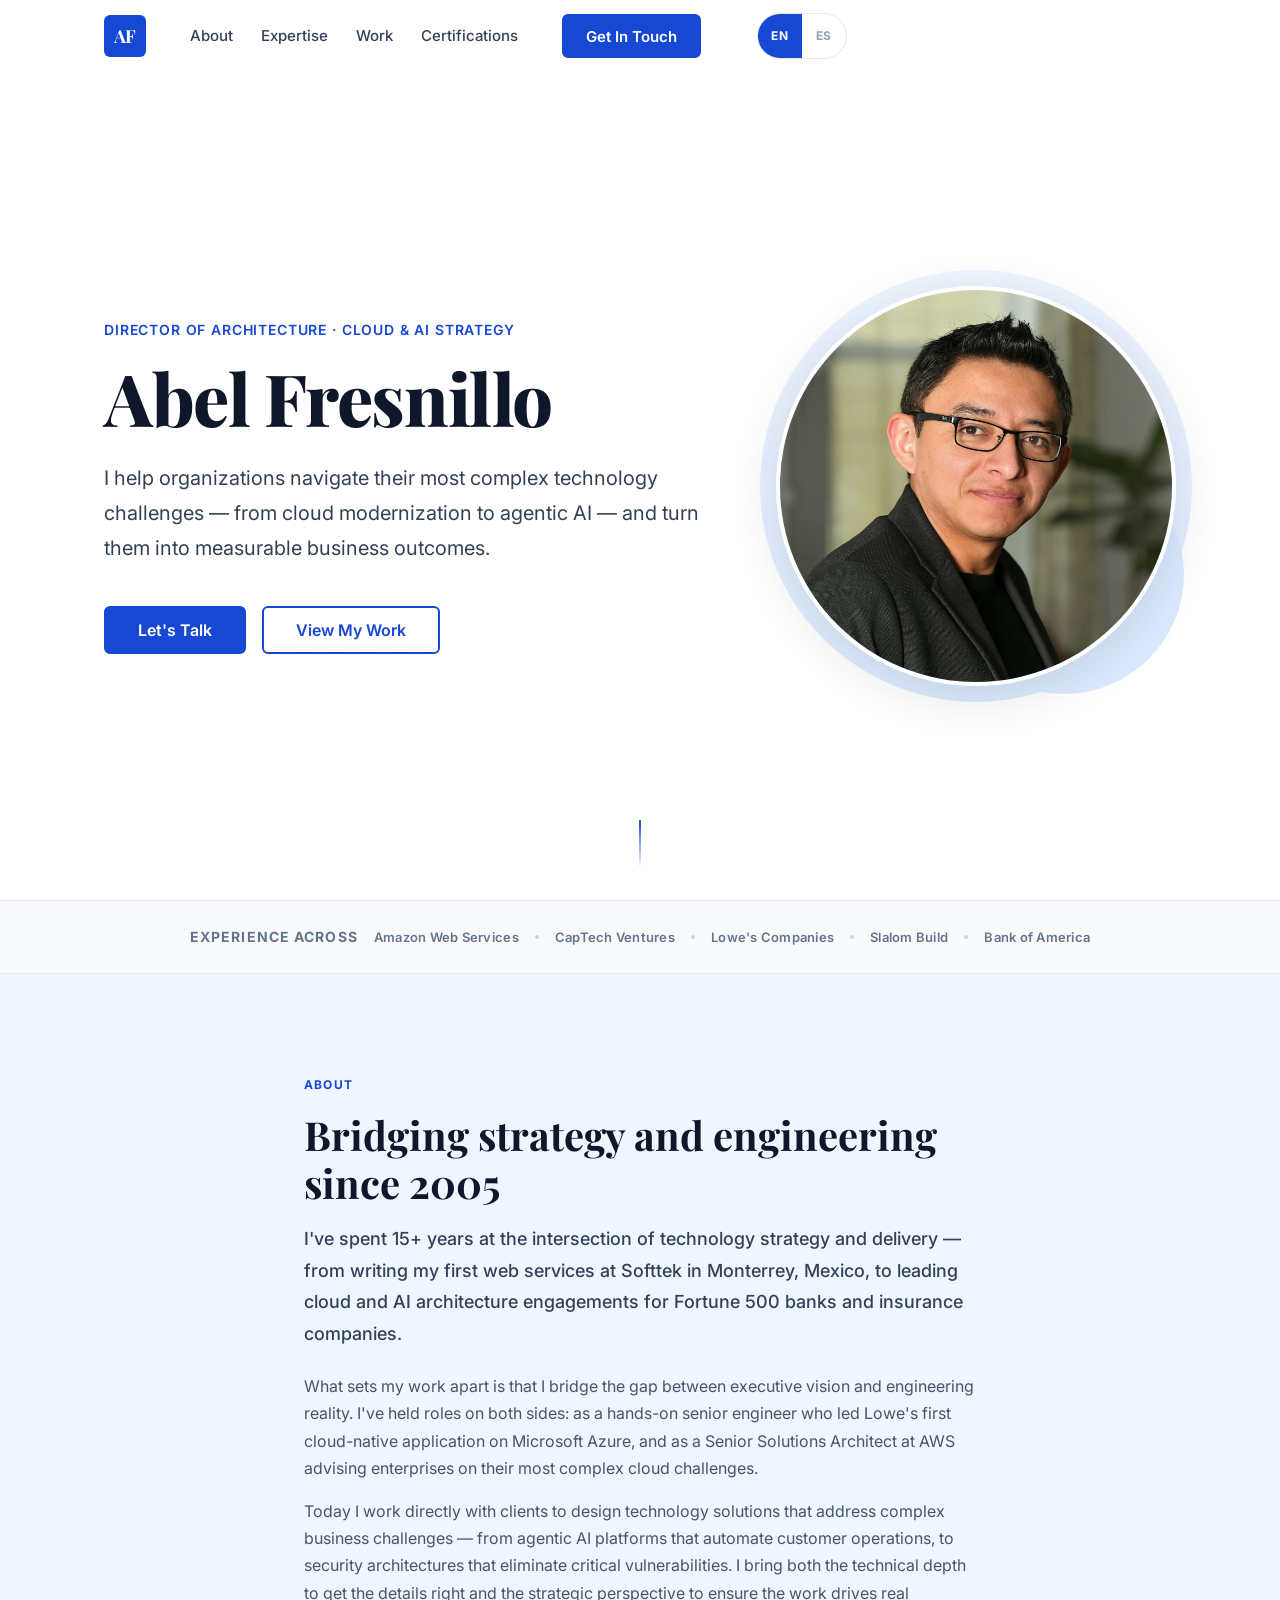
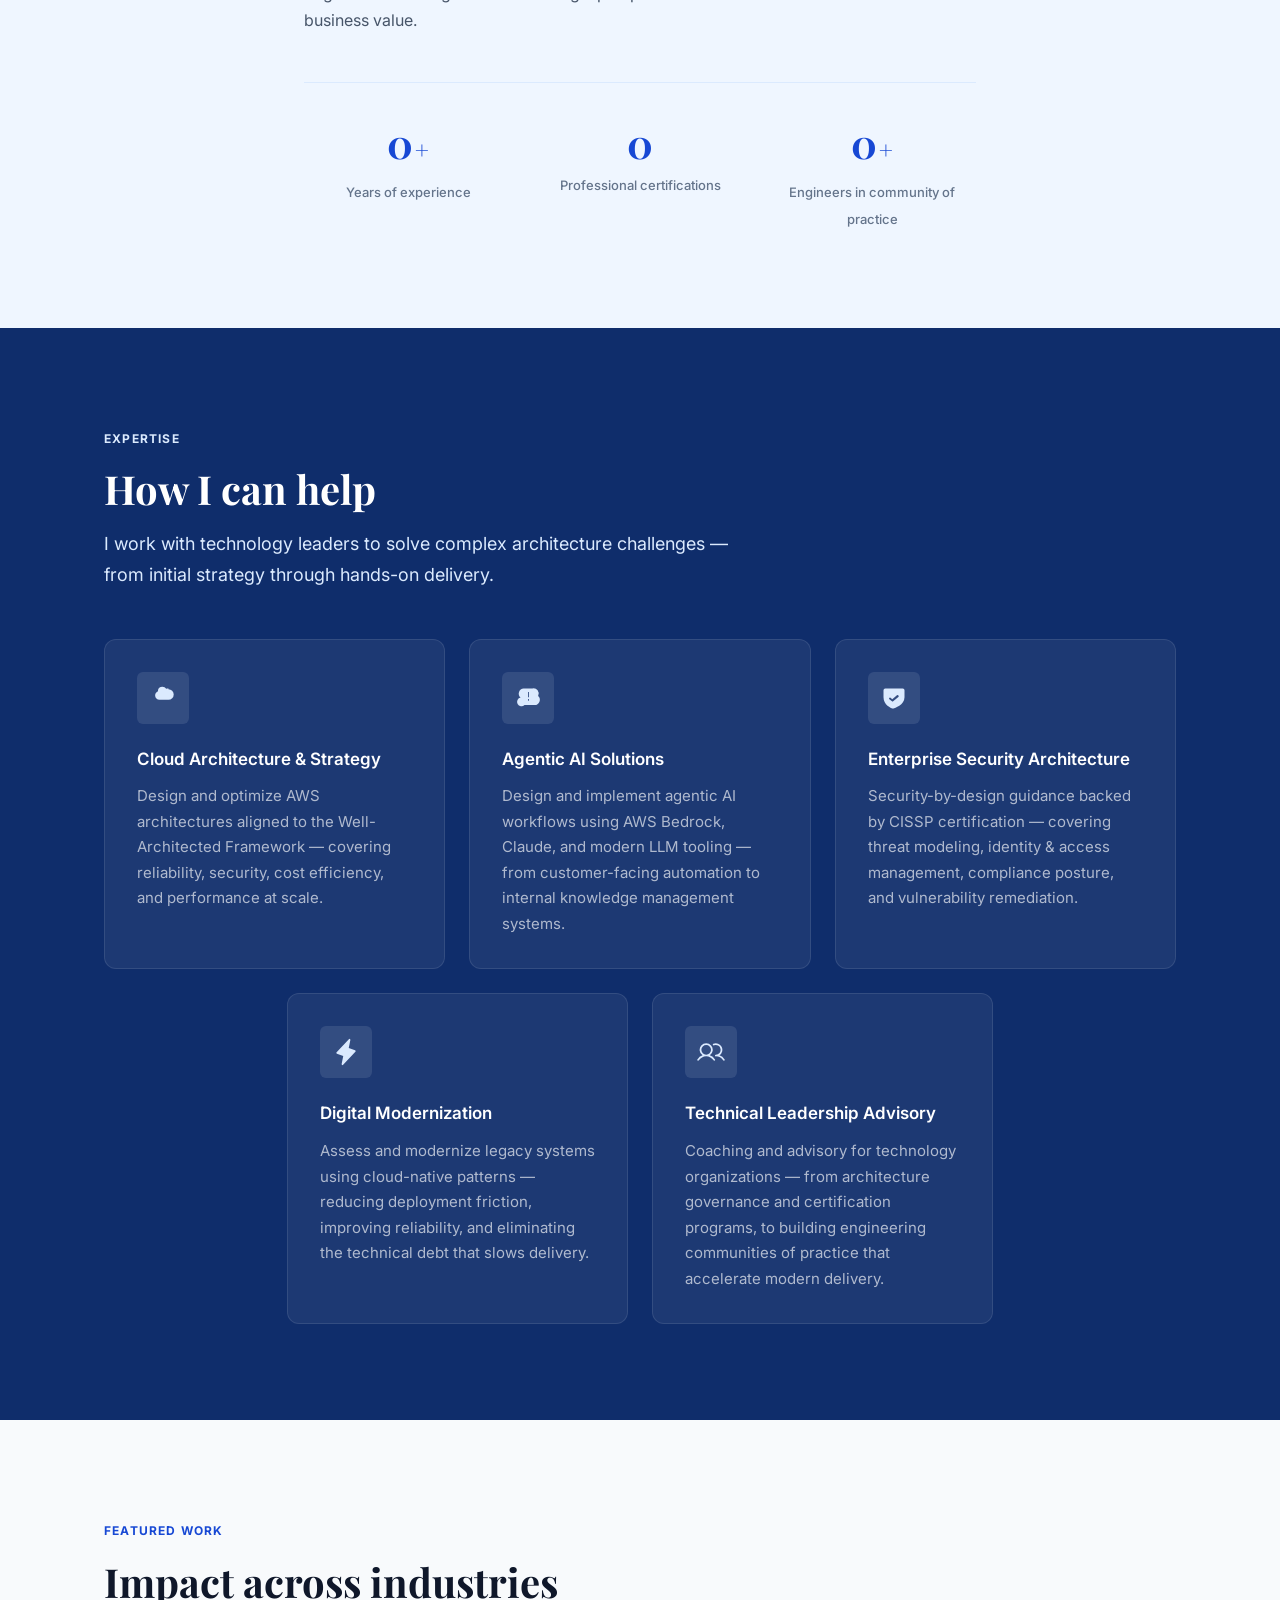
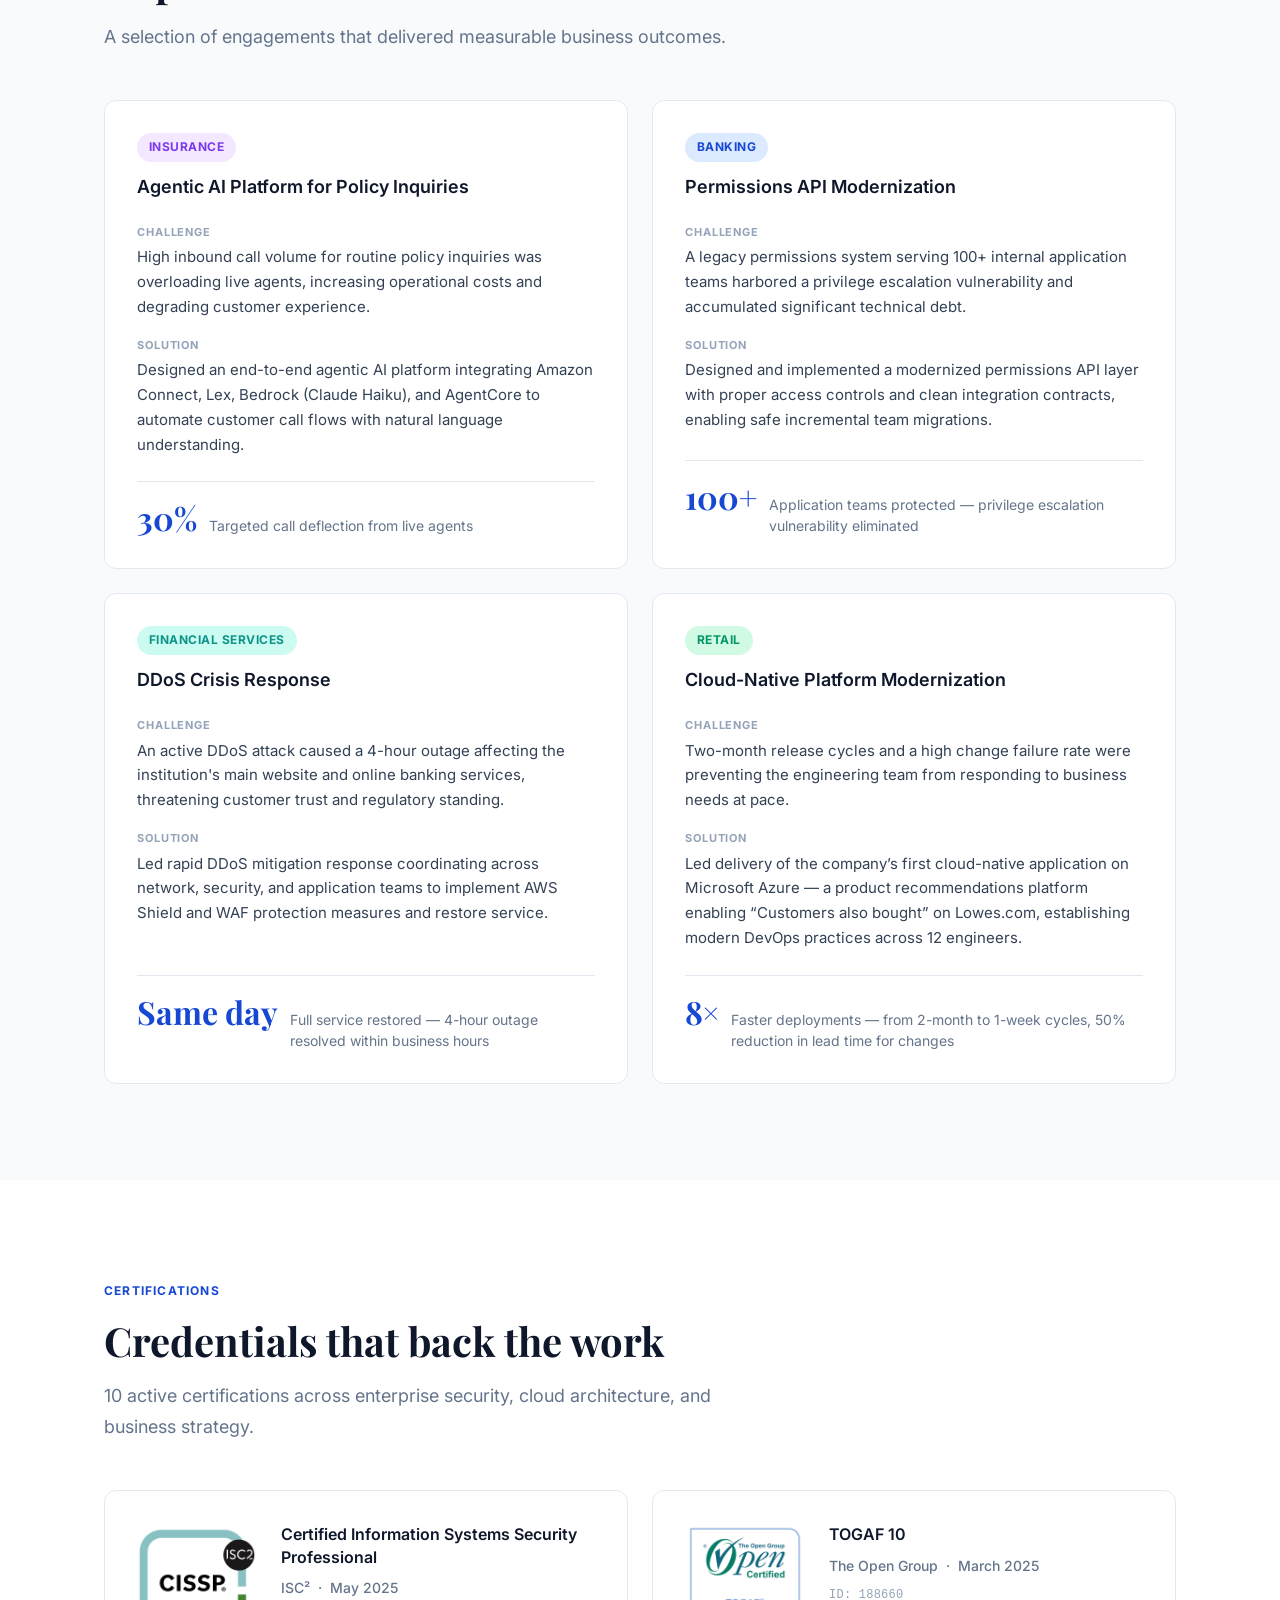
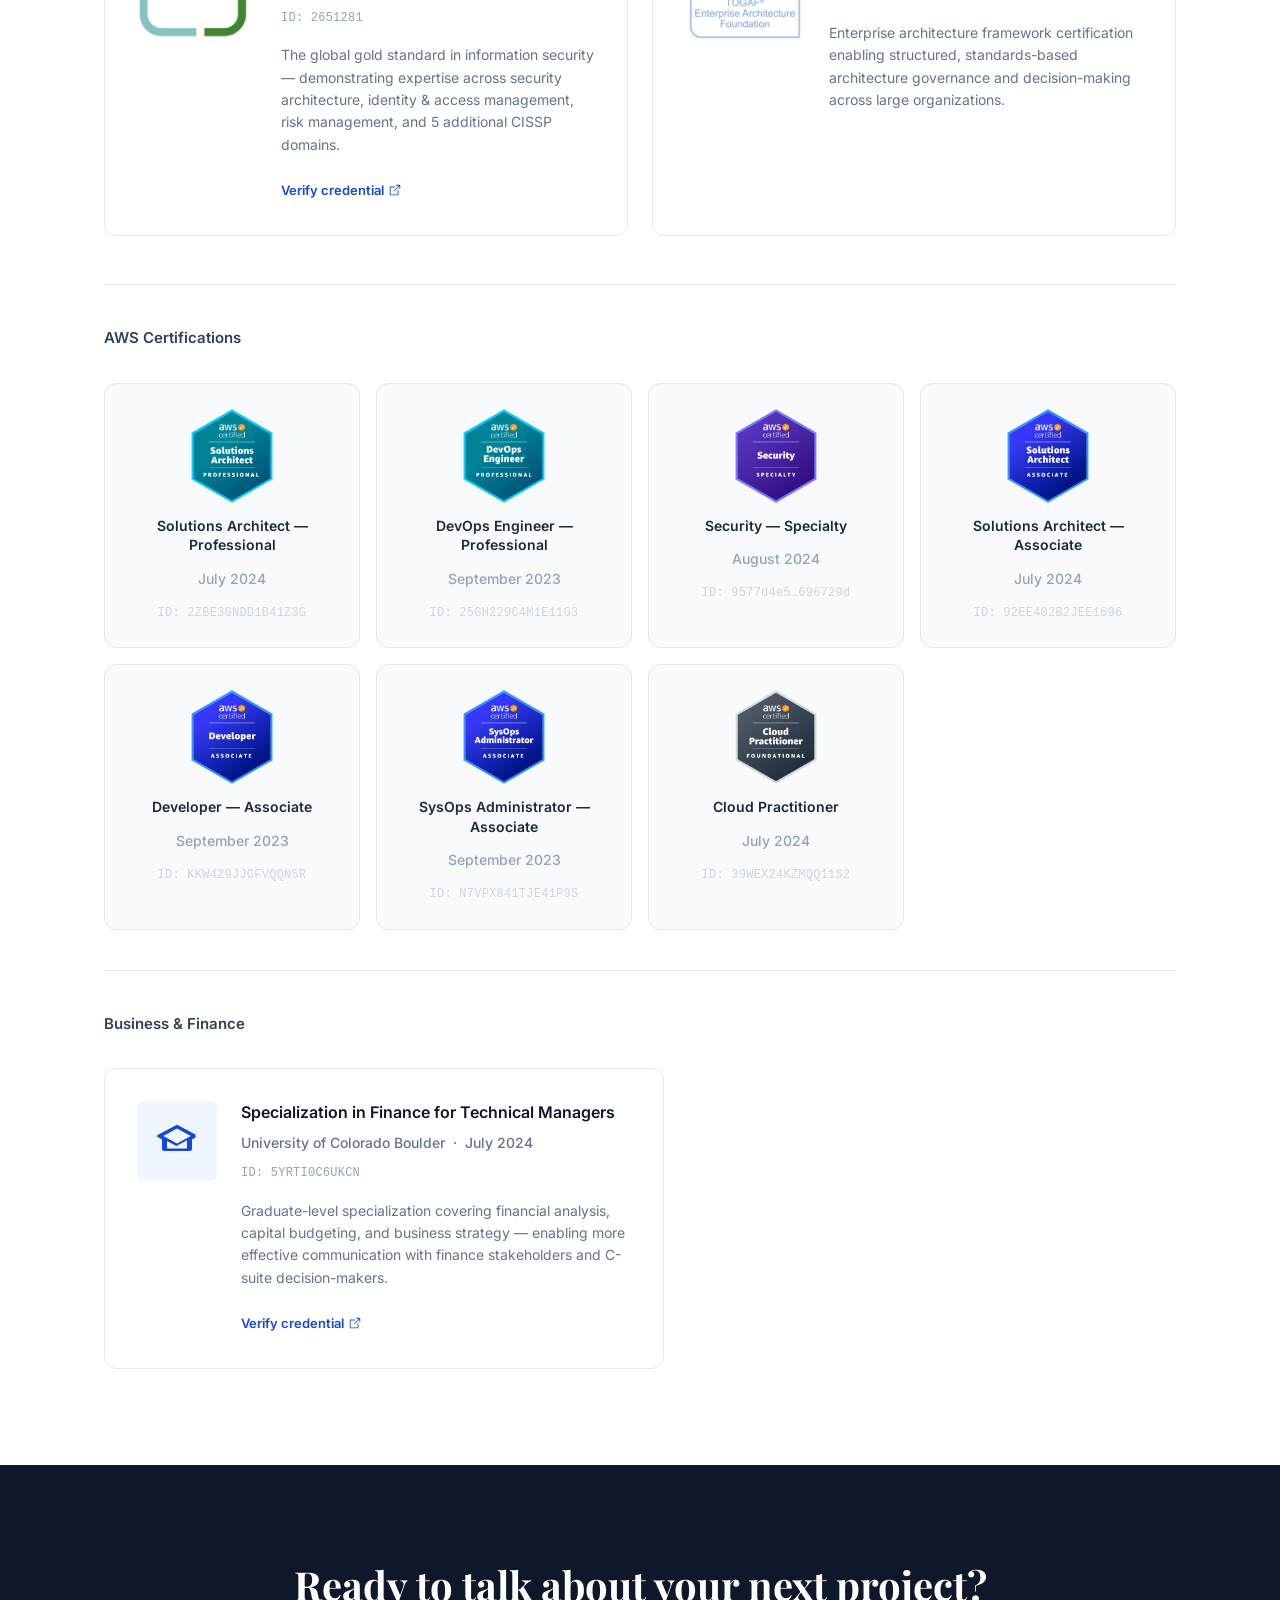
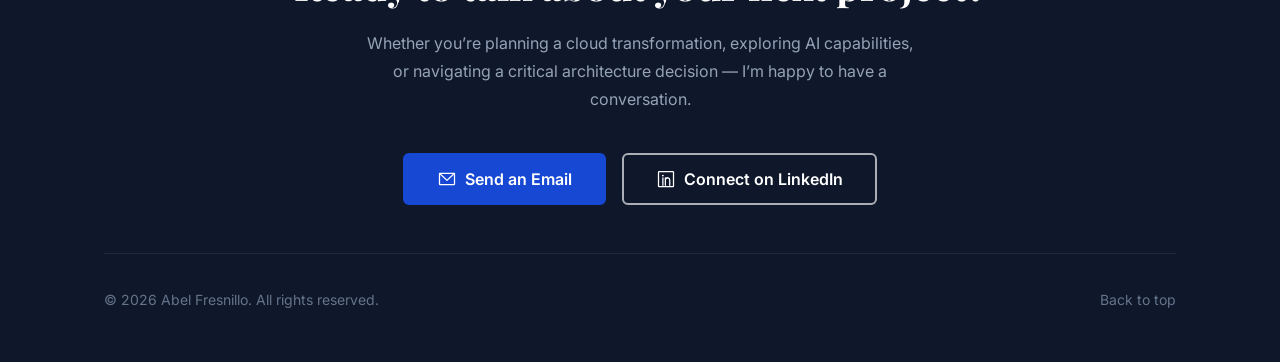
<file: index.html>
<!DOCTYPE html>
<html lang="en">
<head>
  <meta charset="UTF-8">
  <meta name="viewport" content="width=device-width, initial-scale=1.0">
  <title>Abel Fresnillo — Director of Architecture & Cloud Strategy Advisor</title>
  <meta name="description" content="Abel Fresnillo helps organizations design cloud and AI architectures that deliver measurable business outcomes. Director of Architecture at CapTech Ventures. CISSP, TOGAF 10, 7× AWS certified.">

  <!-- Fonts -->
  <link rel="preconnect" href="https://fonts.googleapis.com">
  <link rel="preconnect" href="https://fonts.gstatic.com" crossorigin>
  <link href="https://fonts.googleapis.com/css2?family=Inter:wght@400;500;600;700&family=Playfair+Display:wght@700;800&display=swap" rel="stylesheet">

  <!-- AOS -->
  <link href="https://cdn.jsdelivr.net/npm/aos@2.3.4/dist/aos.css" rel="stylesheet">

  <!-- Favicon -->
  <link rel="icon" type="image/svg+xml" href="images/favicon.svg">

  <!-- Styles -->
  <link rel="stylesheet" href="css/styles.css">
</head>
<body>

  <!-- Skip to content (accessibility) -->
  <a href="#main-content" class="skip-link">Skip to main content</a>

  <!-- ============================================================
       NAVIGATION
       ============================================================ -->
  <header class="site-header" id="site-header">
    <div class="container nav-container">
      <a href="#hero" class="nav-logo" aria-label="Abel Fresnillo — Home">AF</a>

      <nav aria-label="Main navigation">
        <ul class="nav-links" role="list">
          <li><a href="#about" data-i18n="nav_about">About</a></li>
          <li><a href="#services" data-i18n="nav_services">Expertise</a></li>
          <li><a href="#work" data-i18n="nav_work">Work</a></li>
          <li><a href="#certifications" data-i18n="nav_certs">Certifications</a></li>
          <li style="display:none"><a href="#articles" data-i18n="nav_articles">Articles</a></li>
        </ul>
      </nav>

      <a href="mailto:me@abelfresnillo.com?subject=Consulting%20Inquiry" class="btn btn-primary nav-cta" data-i18n="nav_cta">Get In Touch</a>

      <div class="lang-toggle" role="group" aria-label="Select language">
        <button class="lang-toggle-btn is-active" data-lang="en" aria-pressed="true">EN</button>
        <button class="lang-toggle-btn" data-lang="es" aria-pressed="false">ES</button>
      </div>

      <button class="nav-toggle" aria-label="Open navigation menu" aria-expanded="false" aria-controls="mobile-menu">
        <span class="hamburger-bar"></span>
        <span class="hamburger-bar"></span>
        <span class="hamburger-bar"></span>
      </button>
    </div>

    <!-- Mobile menu -->
    <div class="mobile-menu" id="mobile-menu" aria-hidden="true">
      <ul role="list">
        <li><a href="#about" data-i18n="nav_about">About</a></li>
        <li><a href="#services" data-i18n="nav_services">Expertise</a></li>
        <li><a href="#work" data-i18n="nav_work">Work</a></li>
        <li><a href="#certifications" data-i18n="nav_certs">Certifications</a></li>
        <li style="display:none"><a href="#articles" data-i18n="nav_articles">Articles</a></li>
        <li>
          <a href="mailto:me@abelfresnillo.com?subject=Consulting%20Inquiry" class="btn btn-primary mobile-cta" data-i18n="nav_cta">Get In Touch</a>
        </li>
        <li class="mobile-lang-toggle">
          <div class="lang-toggle lang-toggle--mobile" role="group" aria-label="Select language">
            <button class="lang-toggle-btn is-active" data-lang="en" aria-pressed="true">EN</button>
            <button class="lang-toggle-btn" data-lang="es" aria-pressed="false">ES</button>
          </div>
        </li>
      </ul>
    </div>
  </header>

  <main id="main-content">

    <!-- ============================================================
         HERO
         ============================================================ -->
    <section id="hero" class="hero" aria-label="Introduction">
      <div class="container hero-container">
        <div class="hero-content">
          <p class="hero-eyebrow" data-i18n="hero_eyebrow">Director of Architecture · Cloud &amp; AI Strategy</p>
          <h1 class="hero-name">Abel Fresnillo</h1>
          <p class="hero-tagline" data-i18n="hero_tagline">I help organizations navigate their most complex technology challenges — from cloud modernization to agentic AI — and turn them into measurable business outcomes.</p>
          <div class="hero-ctas">
            <a href="mailto:me@abelfresnillo.com?subject=Consulting%20Inquiry" class="btn btn-primary btn-large" data-i18n="hero_cta_primary">Let's Talk</a>
            <a href="#work" class="btn btn-outline btn-large" data-i18n="hero_cta_secondary">View My Work</a>
          </div>
        </div>
        <div class="hero-visual">
          <div class="hero-photo-ring" aria-hidden="true"></div>
          <div class="hero-photo-accent" aria-hidden="true"></div>
          <!-- Replace images/profile-picture.jpeg with your actual headshot (square crop) -->
          <img
            src="images/profile-picture.jpeg"
            alt="Abel Fresnillo, Director of Architecture"
            class="hero-photo"
            loading="eager"
            width="400"
            height="400"
            onerror="this.style.display='none'; document.querySelector('.hero-photo-fallback').style.display='flex';"
          >
          <div class="hero-photo-fallback" aria-hidden="true" style="display:none;">AF</div>
        </div>
      </div>
      <div class="hero-scroll-hint" aria-hidden="true">
        <span></span>
      </div>
    </section>

    <!-- ============================================================
         SOCIAL PROOF STRIP
         ============================================================ -->
    <div class="proof-strip" aria-label="Professional experience at">
      <div class="container proof-container">
        <p class="proof-label" data-i18n="proof_label">Experience across</p>
        <div class="proof-logos">
          <span class="proof-item">Amazon Web Services</span>
          <span class="proof-dot" aria-hidden="true"></span>
          <span class="proof-item">CapTech Ventures</span>
          <span class="proof-dot" aria-hidden="true"></span>
          <span class="proof-item">Lowe's Companies</span>
          <span class="proof-dot" aria-hidden="true"></span>
          <span class="proof-item">Slalom Build</span>
          <span class="proof-dot" aria-hidden="true"></span>
          <span class="proof-item">Bank of America</span>
        </div>
      </div>
    </div>

    <!-- ============================================================
         ABOUT
         ============================================================ -->
    <section id="about" class="about section" aria-labelledby="about-heading">
      <div class="container about-container">
        <div class="about-content" data-aos="fade-up">
          <span class="section-tag" data-i18n="about_tag">About</span>
          <h2 id="about-heading" class="section-heading" data-i18n="about_heading">Bridging strategy and engineering since 2005</h2>
          <p class="about-lead" data-i18n="about_lead">I've spent 15+ years at the intersection of technology strategy and delivery — from writing my first web services at Softtek in Monterrey, Mexico, to leading cloud and AI architecture engagements for Fortune 500 banks and insurance companies.</p>
          <p data-i18n="about_p1">What sets my work apart is that I bridge the gap between executive vision and engineering reality. I've held roles on both sides: as a hands-on senior engineer who led Lowe's first cloud-native application on Microsoft Azure, and as a Senior Solutions Architect at AWS advising enterprises on their most complex cloud challenges.</p>
          <p data-i18n="about_p2">Today I work directly with clients to design technology solutions that address complex business challenges — from agentic AI platforms that automate customer operations, to security architectures that eliminate critical vulnerabilities. I bring both the technical depth to get the details right and the strategic perspective to ensure the work drives real business value.</p>
          <div class="about-stats" aria-label="Key statistics">
            <div class="stat" data-aos="fade-up" data-aos-delay="0">
              <div class="stat-top">
                <span class="stat-number" data-target="15">0</span><span class="stat-suffix">+</span>
              </div>
              <span class="stat-label" data-i18n="stat_years">Years of experience</span>
            </div>
            <div class="stat" data-aos="fade-up" data-aos-delay="100">
              <div class="stat-top">
                <span class="stat-number" data-target="9">0</span>
              </div>
              <span class="stat-label" data-i18n="stat_certs">Professional certifications</span>
            </div>
            <div class="stat" data-aos="fade-up" data-aos-delay="200">
              <div class="stat-top">
                <span class="stat-number" data-target="500">0</span><span class="stat-suffix">+</span>
              </div>
              <span class="stat-label" data-i18n="stat_community">Engineers in community of practice</span>
            </div>
          </div>
        </div>
      </div>
    </section>

    <!-- ============================================================
         SERVICES
         ============================================================ -->
    <section id="services" class="services section" aria-labelledby="services-heading">
      <div class="container">
        <div class="section-header" data-aos="fade-up">
          <span class="section-tag" data-i18n="services_tag">Expertise</span>
          <h2 id="services-heading" class="section-heading" data-i18n="services_heading">How I can help</h2>
          <p class="section-subheading" data-i18n="services_sub">I work with technology leaders to solve complex architecture challenges — from initial strategy through hands-on delivery.</p>
        </div>

        <div class="services-grid">

          <div class="service-card" data-aos="fade-up" data-aos-delay="0">
            <div class="service-icon" aria-hidden="true">
              <svg xmlns="http://www.w3.org/2000/svg" width="28" height="28" viewBox="0 0 256 256" fill="currentColor">
                <path d="M178,40c-7.37,0-14.39,1.4-20.81,4.07-7.55-10.84-20.28-18.07-35.19-18.07-22.06,0-40,15.67-40,35a30.41,30.41,0,0,0,.41,4.93C66.47,73.69,56,87.27,56,104c0,22.09,17.91,40,40,40H178a48,48,0,0,0,0-96Z"/>
              </svg>
            </div>
            <h3 class="service-title" data-i18n="s1_title">Cloud Architecture &amp; Strategy</h3>
            <p class="service-description" data-i18n="s1_desc">Design and optimize AWS architectures aligned to the Well-Architected Framework — covering reliability, security, cost efficiency, and performance at scale.</p>
          </div>

          <div class="service-card" data-aos="fade-up" data-aos-delay="100">
            <div class="service-icon" aria-hidden="true">
              <svg xmlns="http://www.w3.org/2000/svg" width="28" height="28" viewBox="0 0 256 256" fill="currentColor">
                <path d="M220.59,108.9A48,48,0,0,0,168,40H88A48,48,0,0,0,60.06,124.08,40,40,0,1,0,96,192h88a48,48,0,0,0,36.59-83.1ZM136,152H128V136h8Zm0-32H128V72h8Z"/>
              </svg>
            </div>
            <h3 class="service-title" data-i18n="s2_title">Agentic AI Solutions</h3>
            <p class="service-description" data-i18n="s2_desc">Design and implement agentic AI workflows using AWS Bedrock, Claude, and modern LLM tooling — from customer-facing automation to internal knowledge management systems.</p>
          </div>

          <div class="service-card" data-aos="fade-up" data-aos-delay="200">
            <div class="service-icon" aria-hidden="true">
              <svg xmlns="http://www.w3.org/2000/svg" width="28" height="28" viewBox="0 0 256 256" fill="currentColor">
                <path d="M208,40H48A16,16,0,0,0,32,56V120c0,70.76,71.6,100.11,80.38,103.5a16,16,0,0,0,11.24,0C132.4,220.11,224,190.76,224,120V56A16,16,0,0,0,208,40Zm-40,78.34-48,40a8,8,0,0,1-10.34,0l-24-20a8,8,0,0,1,10.34-12.24L112,139.5l42.83-35.7A8,8,0,0,1,168,118.34Z"/>
              </svg>
            </div>
            <h3 class="service-title" data-i18n="s3_title">Enterprise Security Architecture</h3>
            <p class="service-description" data-i18n="s3_desc">Security-by-design guidance backed by CISSP certification — covering threat modeling, identity &amp; access management, compliance posture, and vulnerability remediation.</p>
          </div>

          <div class="service-card" data-aos="fade-up" data-aos-delay="0">
            <div class="service-icon" aria-hidden="true">
              <svg xmlns="http://www.w3.org/2000/svg" width="28" height="28" viewBox="0 0 256 256" fill="currentColor">
                <path d="M215.79,118.17a8,8,0,0,0-5-5.66L153.18,90.9l14.66-73.33a8,8,0,0,0-13.69-7l-112,120a8,8,0,0,0,3,13l57.63,21.61L88.16,238.43a8,8,0,0,0,13.69,7l112-120A8,8,0,0,0,215.79,118.17Z"/>
              </svg>
            </div>
            <h3 class="service-title" data-i18n="s4_title">Digital Modernization</h3>
            <p class="service-description" data-i18n="s4_desc">Assess and modernize legacy systems using cloud-native patterns — reducing deployment friction, improving reliability, and eliminating the technical debt that slows delivery.</p>
          </div>

          <div class="service-card" data-aos="fade-up" data-aos-delay="100">
            <div class="service-icon" aria-hidden="true">
              <svg xmlns="http://www.w3.org/2000/svg" width="28" height="28" viewBox="0 0 256 256" fill="currentColor">
                <path d="M117.25,157.92a60,60,0,1,0-66.5,0A95.83,95.83,0,0,0,3.53,195.43a8,8,0,1,0,13.4,8.74,80,80,0,0,1,134.14,0,8,8,0,0,0,13.4-8.74A95.83,95.83,0,0,0,117.25,157.92ZM40,108a44,44,0,1,1,44,44A44.05,44.05,0,0,1,40,108Zm210.14,98.7a8,8,0,0,1-11.07-2.33A79.83,79.83,0,0,0,172,168a8,8,0,0,1,0-16,44,44,0,1,0-16.34-84.87,8,8,0,1,1-5.94-14.85,60,60,0,0,1,55.53,105.64,95.83,95.83,0,0,1,47.22,37.51A8,8,0,0,1,250.14,206.7Z"/>
              </svg>
            </div>
            <h3 class="service-title" data-i18n="s5_title">Technical Leadership Advisory</h3>
            <p class="service-description" data-i18n="s5_desc">Coaching and advisory for technology organizations — from architecture governance and certification programs, to building engineering communities of practice that accelerate modern delivery.</p>
          </div>

        </div>
      </div>
    </section>

    <!-- ============================================================
         FEATURED WORK
         ============================================================ -->
    <section id="work" class="work section" aria-labelledby="work-heading">
      <div class="container">
        <div class="section-header" data-aos="fade-up">
          <span class="section-tag" data-i18n="work_tag">Featured Work</span>
          <h2 id="work-heading" class="section-heading" data-i18n="work_heading">Impact across industries</h2>
          <p class="section-subheading" data-i18n="work_sub">A selection of engagements that delivered measurable business outcomes.</p>
        </div>

        <div class="work-grid">

          <article class="work-card" data-aos="fade-up" data-aos-delay="0">
            <div class="work-card-top">
              <span class="work-sector sector-insurance" data-i18n="work1_sector">Insurance</span>
              <h3 class="work-title" data-i18n="work1_title">Agentic AI Platform for Policy Inquiries</h3>
            </div>
            <div class="work-body">
              <div class="work-row">
                <span class="work-label" data-i18n="work_label_challenge">Challenge</span>
                <p class="work-text" data-i18n="work1_challenge">High inbound call volume for routine policy inquiries was overloading live agents, increasing operational costs and degrading customer experience.</p>
              </div>
              <div class="work-row">
                <span class="work-label" data-i18n="work_label_solution">Solution</span>
                <p class="work-text" data-i18n="work1_solution">Designed an end-to-end agentic AI platform integrating Amazon Connect, Lex, Bedrock (Claude Haiku), and AgentCore to automate customer call flows with natural language understanding.</p>
              </div>
            </div>
            <div class="work-outcome">
              <span class="outcome-value">30%</span>
              <span class="outcome-label" data-i18n="work1_outcome_label">Targeted call deflection from live agents</span>
            </div>
          </article>

          <article class="work-card" data-aos="fade-up" data-aos-delay="100">
            <div class="work-card-top">
              <span class="work-sector sector-banking" data-i18n="work2_sector">Banking</span>
              <h3 class="work-title" data-i18n="work2_title">Permissions API Modernization</h3>
            </div>
            <div class="work-body">
              <div class="work-row">
                <span class="work-label" data-i18n="work_label_challenge">Challenge</span>
                <p class="work-text" data-i18n="work2_challenge">A legacy permissions system serving 100+ internal application teams harbored a privilege escalation vulnerability and accumulated significant technical debt.</p>
              </div>
              <div class="work-row">
                <span class="work-label" data-i18n="work_label_solution">Solution</span>
                <p class="work-text" data-i18n="work2_solution">Designed and implemented a modernized permissions API layer with proper access controls and clean integration contracts, enabling safe incremental team migrations.</p>
              </div>
            </div>
            <div class="work-outcome">
              <span class="outcome-value">100+</span>
              <span class="outcome-label" data-i18n="work2_outcome_label">Application teams protected — privilege escalation vulnerability eliminated</span>
            </div>
          </article>

          <article class="work-card" data-aos="fade-up" data-aos-delay="0">
            <div class="work-card-top">
              <span class="work-sector sector-financial" data-i18n="work3_sector">Financial Services</span>
              <h3 class="work-title" data-i18n="work3_title">DDoS Crisis Response</h3>
            </div>
            <div class="work-body">
              <div class="work-row">
                <span class="work-label" data-i18n="work_label_challenge">Challenge</span>
                <p class="work-text" data-i18n="work3_challenge">An active DDoS attack caused a 4-hour outage affecting the institution's main website and online banking services, threatening customer trust and regulatory standing.</p>
              </div>
              <div class="work-row">
                <span class="work-label" data-i18n="work_label_solution">Solution</span>
                <p class="work-text" data-i18n="work3_solution">Led rapid DDoS mitigation response coordinating across network, security, and application teams to implement AWS Shield and WAF protection measures and restore service.</p>
              </div>
            </div>
            <div class="work-outcome">
              <span class="outcome-value" data-i18n="work3_outcome_value">Same day</span>
              <span class="outcome-label" data-i18n="work3_outcome_label">Full service restored — 4-hour outage resolved within business hours</span>
            </div>
          </article>

          <article class="work-card" data-aos="fade-up" data-aos-delay="100">
            <div class="work-card-top">
              <span class="work-sector sector-retail" data-i18n="work4_sector">Retail</span>
              <h3 class="work-title" data-i18n="work4_title">Cloud-Native Platform Modernization</h3>
            </div>
            <div class="work-body">
              <div class="work-row">
                <span class="work-label" data-i18n="work_label_challenge">Challenge</span>
                <p class="work-text" data-i18n="work4_challenge">Two-month release cycles and a high change failure rate were preventing the engineering team from responding to business needs at pace.</p>
              </div>
              <div class="work-row">
                <span class="work-label" data-i18n="work_label_solution">Solution</span>
                <p class="work-text" data-i18n="work4_solution">Led delivery of the company's first cloud-native application on Microsoft Azure — a product recommendations platform enabling "Customers also bought" on Lowes.com, establishing modern DevOps practices across 12 engineers.</p>
              </div>
            </div>
            <div class="work-outcome">
              <span class="outcome-value">8×</span>
              <span class="outcome-label" data-i18n="work4_outcome_label">Faster deployments — from 2-month to 1-week cycles, 50% reduction in lead time for changes</span>
            </div>
          </article>

        </div>
      </div>
    </section>

    <!-- ============================================================
         CERTIFICATIONS
         ============================================================ -->
    <section id="certifications" class="certifications section" aria-labelledby="certifications-heading">
      <div class="container">
        <div class="section-header" data-aos="fade-up">
          <span class="section-tag" data-i18n="cert_tag">Certifications</span>
          <h2 id="certifications-heading" class="section-heading" data-i18n="cert_heading">Credentials that back the work</h2>
          <p class="section-subheading" data-i18n="cert_sub">10 active certifications across enterprise security, cloud architecture, and business strategy.</p>
        </div>

        <!-- Enterprise & Security certifications -->
        <div class="cert-featured" data-aos="fade-up">

          <div class="cert-card cert-card--featured">
            <a href="https://www.credly.com/badges/0a62e960-ebc7-49ab-9f25-90581467ebf8/public_url"
               target="_blank" rel="noopener noreferrer"
               class="cert-badge-wrap"
               aria-label="View CISSP digital badge on Credly">
              <img src="images/cert-badge-1.png"
                   alt="CISSP — Certified Information Systems Security Professional badge"
                   class="cert-badge-img" width="120" height="120" loading="lazy">
              <span class="cert-badge-overlay" aria-hidden="true">View badge</span>
            </a>
            <div class="cert-info">
              <h3 class="cert-name">Certified Information Systems Security Professional</h3>
              <p class="cert-meta">ISC² &nbsp;·&nbsp; May 2025</p>
              <p class="cert-id">ID: 2651281</p>
              <p class="cert-note" data-i18n="cert_cissp_note">The global gold standard in information security — demonstrating expertise across security architecture, identity &amp; access management, risk management, and 5 additional CISSP domains.</p>
              <a href="https://www.credly.com/badges/0a62e960-ebc7-49ab-9f25-90581467ebf8/public_url"
                 target="_blank" rel="noopener noreferrer" class="cert-verify-link">
                <span data-i18n="cert_verify">Verify credential</span>
                <svg xmlns="http://www.w3.org/2000/svg" width="14" height="14" viewBox="0 0 256 256" fill="currentColor" aria-hidden="true"><path d="M224,104a8,8,0,0,1-16,0V59.32l-82.34,82.34a8,8,0,0,1-11.32-11.32L196.68,48H152a8,8,0,0,1,0-16h64a8,8,0,0,1,8,8Zm-40,24a8,8,0,0,0-8,8v72H48V80h72a8,8,0,0,0,0-16H48A16,16,0,0,0,32,80V208a16,16,0,0,0,16,16H176a16,16,0,0,0,16-16V136A8,8,0,0,0,184,128Z"/></svg>
              </a>
            </div>
          </div>

          <div class="cert-card cert-card--featured">
            <div class="cert-badge-wrap cert-badge-wrap--static">
              <img src="images/cert-badge-2.png"
                   alt="TOGAF 10 Enterprise Architecture certification badge"
                   class="cert-badge-img" width="120" height="120" loading="lazy">
            </div>
            <div class="cert-info">
              <h3 class="cert-name">TOGAF 10</h3>
              <p class="cert-meta">The Open Group &nbsp;·&nbsp; March 2025</p>
              <p class="cert-id">ID: 188660</p>
              <p class="cert-note" data-i18n="cert_togaf_note">Enterprise architecture framework certification enabling structured, standards-based architecture governance and decision-making across large organizations.</p>
            </div>
          </div>

        </div>

        <!-- AWS certifications -->
        <div class="cert-group" data-aos="fade-up">
          <h3 class="cert-group-label" data-i18n="cert_group_aws">AWS Certifications</h3>
          <div class="cert-aws-grid">

            <div class="cert-card cert-card--aws">
              <a href="https://cp.certmetrics.com/amazon/en/public/verify/credential/2ZBE3GNDD1B41Z3G"
                 target="_blank" rel="noopener noreferrer"
                 class="cert-badge-wrap cert-badge-wrap--sm"
                 aria-label="Verify AWS Solutions Architect Professional credential">
                <img src="images/cert-badge-3.png"
                     alt="AWS Certified Solutions Architect Professional badge"
                     class="cert-badge-img" width="96" height="96" loading="lazy">
                <span class="cert-badge-overlay" aria-hidden="true">Verify</span>
              </a>
              <p class="cert-aws-name">Solutions Architect — Professional</p>
              <p class="cert-year">July 2024</p>
              <p class="cert-id-sm">ID: 2ZBE3GNDD1B41Z3G</p>
            </div>

            <div class="cert-card cert-card--aws">
              <a href="https://cp.certmetrics.com/amazon/en/public/verify/credential/25GH229C4M1E11G3"
                 target="_blank" rel="noopener noreferrer"
                 class="cert-badge-wrap cert-badge-wrap--sm"
                 aria-label="Verify AWS DevOps Engineer Professional credential">
                <img src="images/cert-badge-6.png"
                     alt="AWS Certified DevOps Engineer Professional badge"
                     class="cert-badge-img" width="96" height="96" loading="lazy">
                <span class="cert-badge-overlay" aria-hidden="true">Verify</span>
              </a>
              <p class="cert-aws-name">DevOps Engineer — Professional</p>
              <p class="cert-year">September 2023</p>
              <p class="cert-id-sm">ID: 25GH229C4M1E11G3</p>
            </div>

            <div class="cert-card cert-card--aws">
              <a href="https://cp.certmetrics.com/amazon/en/public/verify/credential/9577d4e5adc248faae3b9eb22696729d"
                 target="_blank" rel="noopener noreferrer"
                 class="cert-badge-wrap cert-badge-wrap--sm"
                 aria-label="Verify AWS Security Specialty credential">
                <img src="images/cert-badge-5.png"
                     alt="AWS Certified Security Specialty badge"
                     class="cert-badge-img" width="96" height="96" loading="lazy">
                <span class="cert-badge-overlay" aria-hidden="true">Verify</span>
              </a>
              <p class="cert-aws-name">Security — Specialty</p>
              <p class="cert-year">August 2024</p>
              <p class="cert-id-sm">ID: 9577d4e5…696729d</p>
            </div>

            <div class="cert-card cert-card--aws">
              <a href="https://cp.certmetrics.com/amazon/en/public/verify/credential/92EE402B2JEE1696"
                 target="_blank" rel="noopener noreferrer"
                 class="cert-badge-wrap cert-badge-wrap--sm"
                 aria-label="Verify AWS Solutions Architect Associate credential">
                <img src="images/cert-badge-4.png"
                     alt="AWS Certified Solutions Architect Associate badge"
                     class="cert-badge-img" width="96" height="96" loading="lazy">
                <span class="cert-badge-overlay" aria-hidden="true">Verify</span>
              </a>
              <p class="cert-aws-name">Solutions Architect — Associate</p>
              <p class="cert-year">July 2024</p>
              <p class="cert-id-sm">ID: 92EE402B2JEE1696</p>
            </div>

            <div class="cert-card cert-card--aws">
              <a href="https://cp.certmetrics.com/amazon/en/public/verify/credential/KKW429JJGFVQQN5R"
                 target="_blank" rel="noopener noreferrer"
                 class="cert-badge-wrap cert-badge-wrap--sm"
                 aria-label="Verify AWS Developer Associate credential">
                <img src="images/cert-badge-7.png"
                     alt="AWS Certified Developer Associate badge"
                     class="cert-badge-img" width="96" height="96" loading="lazy">
                <span class="cert-badge-overlay" aria-hidden="true">Verify</span>
              </a>
              <p class="cert-aws-name">Developer — Associate</p>
              <p class="cert-year">September 2023</p>
              <p class="cert-id-sm">ID: KKW429JJGFVQQN5R</p>
            </div>

            <div class="cert-card cert-card--aws">
              <a href="https://cp.certmetrics.com/amazon/en/public/verify/credential/N7VPX841TJE41P9S"
                 target="_blank" rel="noopener noreferrer"
                 class="cert-badge-wrap cert-badge-wrap--sm"
                 aria-label="Verify AWS SysOps Administrator Associate credential">
                <img src="images/cert-badge-8.png"
                     alt="AWS Certified SysOps Administrator Associate badge"
                     class="cert-badge-img" width="96" height="96" loading="lazy">
                <span class="cert-badge-overlay" aria-hidden="true">Verify</span>
              </a>
              <p class="cert-aws-name">SysOps Administrator — Associate</p>
              <p class="cert-year">September 2023</p>
              <p class="cert-id-sm">ID: N7VPX841TJE41P9S</p>
            </div>

            <div class="cert-card cert-card--aws">
              <a href="https://cp.certmetrics.com/amazon/en/public/verify/credential/39WEX24KZMQQ11S2"
                 target="_blank" rel="noopener noreferrer"
                 class="cert-badge-wrap cert-badge-wrap--sm"
                 aria-label="Verify AWS Cloud Practitioner credential">
                <img src="images/cert-badge-9.png"
                     alt="AWS Certified Cloud Practitioner badge"
                     class="cert-badge-img" width="96" height="96" loading="lazy">
                <span class="cert-badge-overlay" aria-hidden="true">Verify</span>
              </a>
              <p class="cert-aws-name">Cloud Practitioner</p>
              <p class="cert-year">July 2024</p>
              <p class="cert-id-sm">ID: 39WEX24KZMQQ11S2</p>
            </div>

          </div>
        </div>

        <!-- Business & Finance -->
        <div class="cert-group" data-aos="fade-up">
          <h3 class="cert-group-label" data-i18n="cert_group_fin">Business &amp; Finance</h3>
          <div class="cert-finance-wrap">
            <div class="cert-card cert-card--featured cert-card--finance">
              <div class="cert-badge-wrap cert-badge-wrap--icon" aria-hidden="true">
                <svg xmlns="http://www.w3.org/2000/svg" width="40" height="40" viewBox="0 0 256 256" fill="currentColor">
                  <path d="M251.76,88.94l-120-64a8,8,0,0,0-7.52,0l-120,64a8,8,0,0,0,0,14.12L32,117.87V176a16,16,0,0,0,16,16H208a16,16,0,0,0,16-16V117.87l19.76-10.81a8,8,0,0,0,0-14.12ZM192,176H64V127.87l56,30.66a8,8,0,0,0,7.52,0l64-35.06ZM128,143.43,39.86,96,128,48.57,216.14,96Z"/>
                </svg>
              </div>
              <div class="cert-info">
                <h3 class="cert-name">Specialization in Finance for Technical Managers</h3>
                <p class="cert-meta">University of Colorado Boulder &nbsp;·&nbsp; July 2024</p>
                <p class="cert-id">ID: 5YRTI0C6UKCN</p>
                <p class="cert-note" data-i18n="cert_finance_note">Graduate-level specialization covering financial analysis, capital budgeting, and business strategy — enabling more effective communication with finance stakeholders and C-suite decision-makers.</p>
                <a href="https://www.coursera.org/account/accomplishments/specialization/5YRTI0C6UKCN"
                   target="_blank" rel="noopener noreferrer" class="cert-verify-link">
                  <span data-i18n="cert_verify">Verify credential</span>
                  <svg xmlns="http://www.w3.org/2000/svg" width="14" height="14" viewBox="0 0 256 256" fill="currentColor" aria-hidden="true"><path d="M224,104a8,8,0,0,1-16,0V59.32l-82.34,82.34a8,8,0,0,1-11.32-11.32L196.68,48H152a8,8,0,0,1,0-16h64a8,8,0,0,1,8,8Zm-40,24a8,8,0,0,0-8,8v72H48V80h72a8,8,0,0,0,0-16H48A16,16,0,0,0,32,80V208a16,16,0,0,0,16,16H176a16,16,0,0,0,16-16V136A8,8,0,0,0,184,128Z"/></svg>
                </a>
              </div>
            </div>
          </div>
        </div>

      </div>
    </section>

    <!-- ============================================================
         ARTICLES
         ============================================================ -->
    <section id="articles" class="articles section" aria-labelledby="articles-heading" style="display:none">
      <div class="container">
        <div class="section-header" data-aos="fade-up">
          <span class="section-tag" data-i18n="articles_tag">Insights</span>
          <h2 id="articles-heading" class="section-heading" data-i18n="articles_heading">Perspectives on technology that matters</h2>
          <p class="section-subheading" data-i18n="articles_sub">Practical writing on cloud architecture, agentic AI, enterprise security, and modern software delivery — from the field.</p>
        </div>

        <div class="articles-coming-soon" data-aos="fade-up">
          <div class="coming-soon-inner">
            <div class="coming-soon-icon" aria-hidden="true">
              <svg xmlns="http://www.w3.org/2000/svg" width="40" height="40" viewBox="0 0 256 256" fill="currentColor">
                <path d="M213.66,82.34l-56-56A8,8,0,0,0,152,24H56A16,16,0,0,0,40,40V216a16,16,0,0,0,16,16H200a16,16,0,0,0,16-16V88A8,8,0,0,0,213.66,82.34ZM160,51.31,188.69,80H160ZM200,216H56V40h88V88a8,8,0,0,0,8,8h48V216Zm-32-80a8,8,0,0,1-8,8H96a8,8,0,0,1,0-16h64A8,8,0,0,1,168,136Zm0,32a8,8,0,0,1-8,8H96a8,8,0,0,1,0-16h64A8,8,0,0,1,168,168Z"/>
              </svg>
            </div>
            <h3 class="coming-soon-title" data-i18n="coming_soon_title">Articles launching soon</h3>
            <p class="coming-soon-body" data-i18n="coming_soon_body">I'm writing practical, field-tested perspectives on the topics I work with every day. Here's what's coming:</p>
            <div class="topic-chips" role="list" aria-label="Upcoming article topics">
              <span class="topic-chip" role="listitem" data-i18n="topic1">Agentic AI in Financial Services</span>
              <span class="topic-chip" role="listitem" data-i18n="topic2">AWS Well-Architected for Regulated Industries</span>
              <span class="topic-chip" role="listitem" data-i18n="topic3">Security Architecture Patterns for the Enterprise</span>
              <span class="topic-chip" role="listitem" data-i18n="topic4">Cloud Migration Lessons from the Field</span>
              <span class="topic-chip" role="listitem" data-i18n="topic5">Building Engineering Communities of Practice</span>
            </div>
            <a href="articles/index.html" class="btn btn-primary" data-i18n="articles_btn" style="display:none">Go to Articles</a>
          </div>
        </div>
      </div>
    </section>

  </main>

  <!-- ============================================================
       FOOTER / CONTACT
       ============================================================ -->
  <footer id="contact" class="site-footer" aria-labelledby="contact-heading">
    <div class="container footer-container">
      <div class="footer-content" data-aos="fade-up">
        <h2 id="contact-heading" class="footer-heading" data-i18n="footer_heading">Ready to talk about your next project?</h2>
        <p class="footer-subheading" data-i18n="footer_sub">Whether you're planning a cloud transformation, exploring AI capabilities, or navigating a critical architecture decision — I'm happy to have a conversation.</p>
        <div class="footer-actions">
          <a href="mailto:me@abelfresnillo.com?subject=Consulting%20Inquiry" class="btn btn-primary btn-large">
            <svg xmlns="http://www.w3.org/2000/svg" width="20" height="20" viewBox="0 0 256 256" fill="currentColor" aria-hidden="true">
              <path d="M224,48H32a8,8,0,0,0-8,8V192a16,16,0,0,0,16,16H216a16,16,0,0,0,16-16V56A8,8,0,0,0,224,48ZM203.43,64,128,133.15,52.57,64ZM216,192H40V74.19l82.59,75.71a8,8,0,0,0,10.82,0L216,74.19Z"/>
            </svg>
            <span data-i18n="footer_email_btn">Send an Email</span>
          </a>
          <a href="https://www.linkedin.com/in/abel-fresnillo" target="_blank" rel="noopener noreferrer" class="btn btn-outline-light btn-large">
            <svg xmlns="http://www.w3.org/2000/svg" width="20" height="20" viewBox="0 0 256 256" fill="currentColor" aria-hidden="true">
              <path d="M216,24H40A16,16,0,0,0,24,40V216a16,16,0,0,0,16,16H216a16,16,0,0,0,16-16V40A16,16,0,0,0,216,24Zm0,192H40V40H216V216ZM96,112v96a8,8,0,0,1-16,0V112a8,8,0,0,1,16,0Zm88,28v68a8,8,0,0,1-16,0V140a20,20,0,0,0-40,0v68a8,8,0,0,1-16,0V112a8,8,0,0,1,15.79-1.78A36,36,0,0,1,184,140ZM100,84A12,12,0,1,1,88,72,12,12,0,0,1,100,84Z"/>
            </svg>
            <span data-i18n="footer_linkedin_btn">Connect on LinkedIn</span>
          </a>
        </div>
      </div>
      <div class="footer-bottom">
        <p class="footer-copyright" data-i18n="footer_copyright">&copy; 2026 Abel Fresnillo. All rights reserved.</p>
        <nav aria-label="Footer navigation">
          <a href="#hero" data-i18n="footer_back_top">Back to top</a>
        </nav>
      </div>
    </div>
  </footer>

  <!-- AOS -->
  <script src="https://cdn.jsdelivr.net/npm/aos@2.3.4/dist/aos.js"></script>
  <!-- Translations -->
  <script src="js/translations.js"></script>
  <!-- Main JS -->
  <script src="js/main.js"></script>

</body>
</html>
</file>
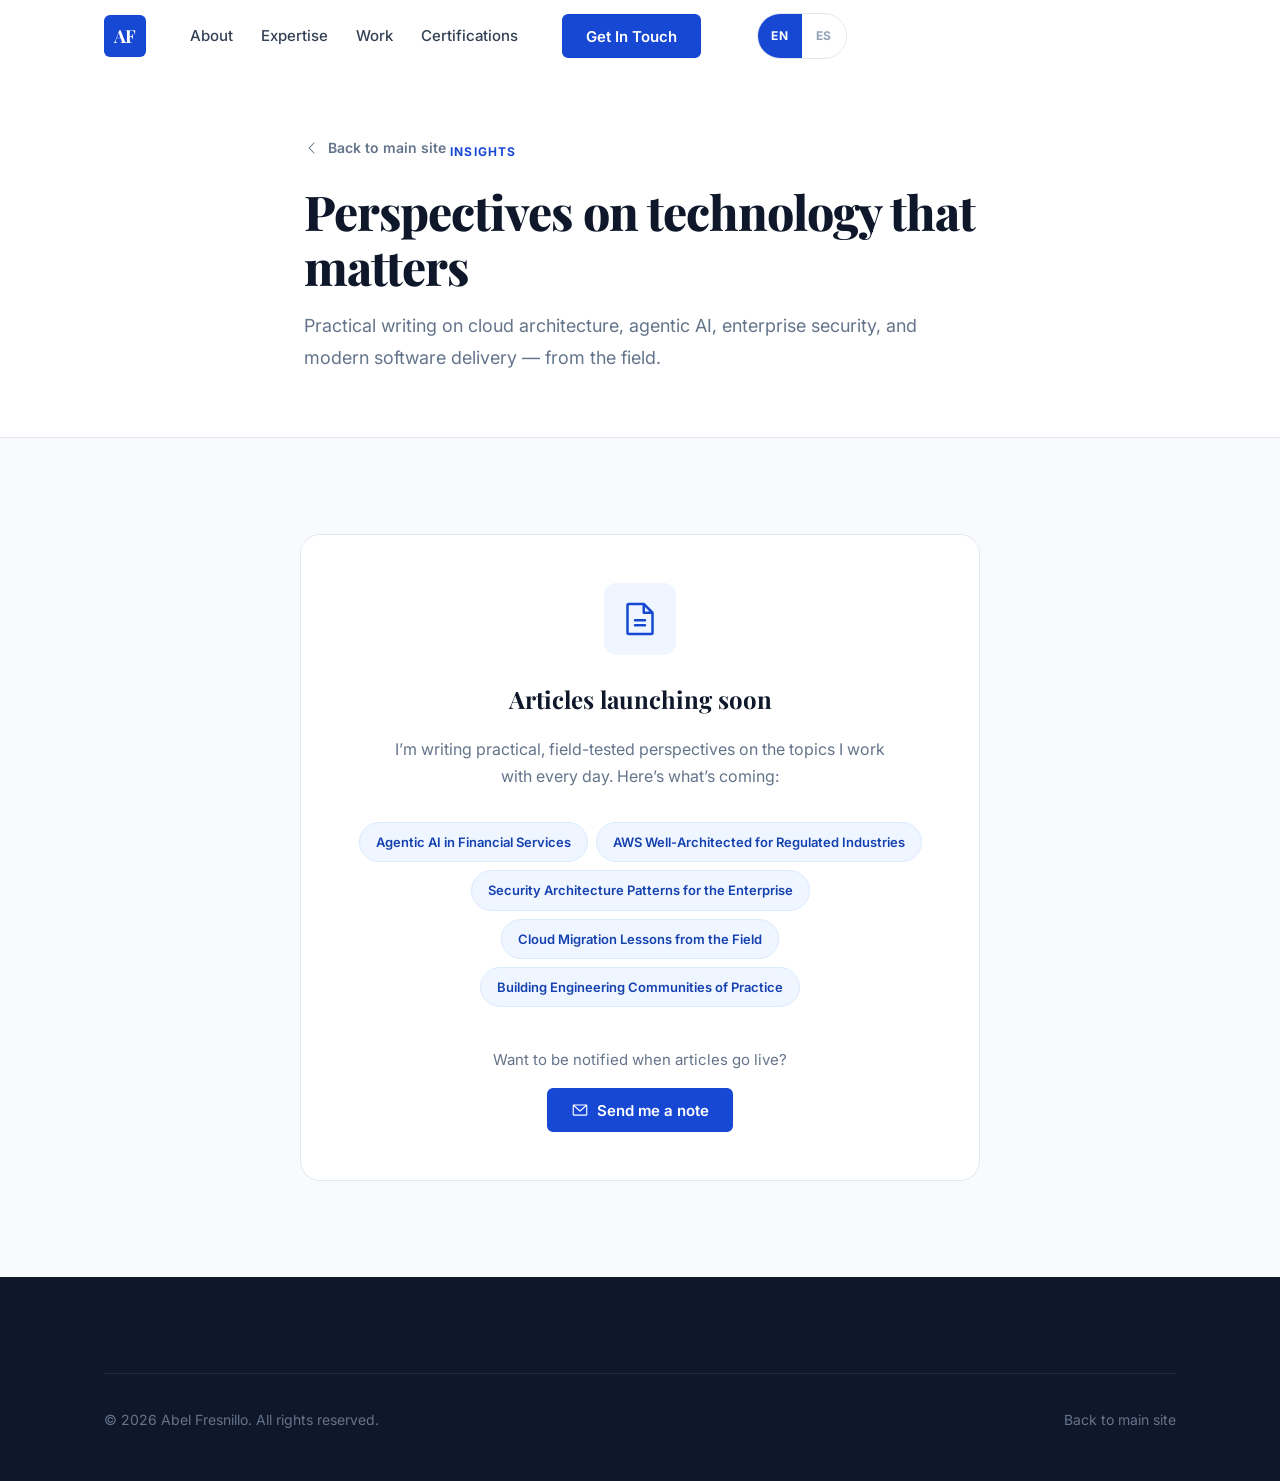
<file: articles/index.html>
<!DOCTYPE html>
<html lang="en">
<head>
  <meta charset="UTF-8">
  <meta name="viewport" content="width=device-width, initial-scale=1.0">
  <title>Insights & Articles — Abel Fresnillo</title>
  <meta name="description" content="Practical perspectives on cloud architecture, agentic AI, enterprise security, and modern software delivery — by Abel Fresnillo.">

  <!-- Fonts -->
  <link rel="preconnect" href="https://fonts.googleapis.com">
  <link rel="preconnect" href="https://fonts.gstatic.com" crossorigin>
  <link href="https://fonts.googleapis.com/css2?family=Inter:wght@400;500;600;700&family=Playfair+Display:wght@700;800&display=swap" rel="stylesheet">

  <!-- AOS -->
  <link href="https://cdn.jsdelivr.net/npm/aos@2.3.4/dist/aos.css" rel="stylesheet">

  <!-- Favicon -->
  <link rel="icon" type="image/svg+xml" href="../images/favicon.svg">

  <!-- Styles -->
  <link rel="stylesheet" href="../css/styles.css">
  <link rel="stylesheet" href="../css/articles.css">
</head>
<body class="articles-page">

  <a href="#main-content" class="skip-link">Skip to main content</a>

  <!-- ============================================================
       NAVIGATION
       ============================================================ -->
  <header class="site-header scrolled" id="site-header">
    <div class="container nav-container">
      <a href="../index.html" class="nav-logo" aria-label="Abel Fresnillo — Home">AF</a>

      <nav aria-label="Main navigation">
        <ul class="nav-links" role="list">
          <li><a href="../index.html#about" data-i18n="nav_about">About</a></li>
          <li><a href="../index.html#services" data-i18n="nav_services">Services</a></li>
          <li><a href="../index.html#work" data-i18n="nav_work">Work</a></li>
          <li><a href="../index.html#certifications" data-i18n="nav_certs">Certifications</a></li>
          <li style="display:none"><a href="index.html" class="active" data-i18n="nav_articles">Articles</a></li>
        </ul>
      </nav>

      <a href="mailto:me@abelfresnillo.com?subject=Consulting%20Inquiry" class="btn btn-primary nav-cta" data-i18n="nav_cta">Get In Touch</a>

      <div class="lang-toggle" role="group" aria-label="Select language">
        <button class="lang-toggle-btn is-active" data-lang="en" aria-pressed="true">EN</button>
        <button class="lang-toggle-btn" data-lang="es" aria-pressed="false">ES</button>
      </div>

      <button class="nav-toggle" aria-label="Open navigation menu" aria-expanded="false" aria-controls="mobile-menu">
        <span class="hamburger-bar"></span>
        <span class="hamburger-bar"></span>
        <span class="hamburger-bar"></span>
      </button>
    </div>

    <div class="mobile-menu" id="mobile-menu" aria-hidden="true">
      <ul role="list">
        <li><a href="../index.html#about" data-i18n="nav_about">About</a></li>
        <li><a href="../index.html#services" data-i18n="nav_services">Services</a></li>
        <li><a href="../index.html#work" data-i18n="nav_work">Work</a></li>
        <li><a href="../index.html#certifications" data-i18n="nav_certs">Certifications</a></li>
        <li style="display:none"><a href="index.html" data-i18n="nav_articles">Articles</a></li>
        <li>
          <a href="mailto:me@abelfresnillo.com?subject=Consulting%20Inquiry" class="btn btn-primary mobile-cta" data-i18n="nav_cta">Get In Touch</a>
        </li>
        <li class="mobile-lang-toggle">
          <div class="lang-toggle lang-toggle--mobile" role="group" aria-label="Select language">
            <button class="lang-toggle-btn is-active" data-lang="en" aria-pressed="true">EN</button>
            <button class="lang-toggle-btn" data-lang="es" aria-pressed="false">ES</button>
          </div>
        </li>
      </ul>
    </div>
  </header>

  <main id="main-content">

    <!-- ============================================================
         ARTICLES HERO
         ============================================================ -->
    <section class="articles-hero">
      <div class="container articles-hero-container">
        <div data-aos="fade-up">
          <a href="../index.html" class="articles-back">
            <svg xmlns="http://www.w3.org/2000/svg" width="16" height="16" viewBox="0 0 256 256" fill="currentColor" aria-hidden="true">
              <path d="M165.66,202.34a8,8,0,0,1-11.32,11.32l-80-80a8,8,0,0,1,0-11.32l80-80a8,8,0,0,1,11.32,11.32L91.31,128Z"/>
            </svg>
            <span data-i18n="articles_back">Back to main site</span>
          </a>
          <span class="section-tag" data-i18n="articles_tag">Insights</span>
          <h1 class="articles-hero-heading" data-i18n="articles_hero_heading">Perspectives on technology that matters</h1>
          <p class="articles-hero-sub" data-i18n="articles_hero_sub">Practical writing on cloud architecture, agentic AI, enterprise security, and modern software delivery — from the field.</p>
        </div>
      </div>
    </section>

    <!-- ============================================================
         ARTICLES — COMING SOON
         ============================================================ -->
    <section class="articles-body section" aria-label="Articles listing">
      <div class="container">

        <div class="articles-coming-soon" data-aos="fade-up">
          <div class="coming-soon-inner">
            <div class="coming-soon-icon" aria-hidden="true">
              <svg xmlns="http://www.w3.org/2000/svg" width="40" height="40" viewBox="0 0 256 256" fill="currentColor">
                <path d="M213.66,82.34l-56-56A8,8,0,0,0,152,24H56A16,16,0,0,0,40,40V216a16,16,0,0,0,16,16H200a16,16,0,0,0,16-16V88A8,8,0,0,0,213.66,82.34ZM160,51.31,188.69,80H160ZM200,216H56V40h88V88a8,8,0,0,0,8,8h48V216Zm-32-80a8,8,0,0,1-8,8H96a8,8,0,0,1,0-16h64A8,8,0,0,1,168,136Zm0,32a8,8,0,0,1-8,8H96a8,8,0,0,1,0-16h64A8,8,0,0,1,168,168Z"/>
              </svg>
            </div>
            <h2 class="coming-soon-title" data-i18n="coming_soon_title">Articles launching soon</h2>
            <p class="coming-soon-body" data-i18n="coming_soon_body">I'm writing practical, field-tested perspectives on the topics I work with every day. Here's what's coming:</p>
            <div class="topic-chips" role="list" aria-label="Upcoming article topics">
              <span class="topic-chip" role="listitem" data-i18n="topic1">Agentic AI in Financial Services</span>
              <span class="topic-chip" role="listitem" data-i18n="topic2">AWS Well-Architected for Regulated Industries</span>
              <span class="topic-chip" role="listitem" data-i18n="topic3">Security Architecture Patterns for the Enterprise</span>
              <span class="topic-chip" role="listitem" data-i18n="topic4">Cloud Migration Lessons from the Field</span>
              <span class="topic-chip" role="listitem" data-i18n="topic5">Building Engineering Communities of Practice</span>
            </div>
            <p class="notify-cta-text" data-i18n="articles_notify_text">Want to be notified when articles go live?</p>
            <a href="mailto:me@abelfresnillo.com?subject=Article%20Notifications" class="btn btn-primary">
              <svg xmlns="http://www.w3.org/2000/svg" width="18" height="18" viewBox="0 0 256 256" fill="currentColor" aria-hidden="true">
                <path d="M224,48H32a8,8,0,0,0-8,8V192a16,16,0,0,0,16,16H216a16,16,0,0,0,16-16V56A8,8,0,0,0,224,48ZM203.43,64,128,133.15,52.57,64ZM216,192H40V74.19l82.59,75.71a8,8,0,0,0,10.82,0L216,74.19Z"/>
              </svg>
              <span data-i18n="articles_notify_btn">Send me a note</span>
            </a>
          </div>
        </div>

      </div>
    </section>

  </main>

  <!-- ============================================================
       FOOTER
       ============================================================ -->
  <footer class="site-footer articles-footer" aria-label="Footer">
    <div class="container footer-container">
      <div class="footer-bottom" style="border-top: 1px solid rgba(255,255,255,0.08); padding-top: 2rem; margin-top: 0;">
        <p class="footer-copyright" data-i18n="footer_copyright">&copy; 2026 Abel Fresnillo. All rights reserved.</p>
        <nav aria-label="Footer navigation">
          <a href="../index.html" data-i18n="articles_footer_back">Back to main site</a>
        </nav>
      </div>
    </div>
  </footer>

  <!-- AOS -->
  <script src="https://cdn.jsdelivr.net/npm/aos@2.3.4/dist/aos.js"></script>
  <!-- Translations -->
  <script src="../js/translations.js"></script>
  <!-- Main JS -->
  <script src="../js/main.js"></script>

</body>
</html>
</file>
<file: css/styles.css>
/* ==========================================================================
   ROOT — Design System Tokens
   ========================================================================== */
:root {
  /* Primary — Deep Blue */
  --color-primary-900: #0f2d6b;
  --color-primary-800: #1340a8;
  --color-primary-700: #1540b0;
  --color-primary-600: #1748d4;
  --color-primary-100: #dbeafe;
  --color-primary-050: #eff6ff;

  /* Neutral — Slate */
  --color-neutral-900: #0f172a;
  --color-neutral-800: #1e293b;
  --color-neutral-700: #334155;
  --color-neutral-600: #475569;
  --color-neutral-500: #64748b;
  --color-neutral-400: #94a3b8;
  --color-neutral-300: #cbd5e1;
  --color-neutral-200: #e2e8f0;
  --color-neutral-100: #f1f5f9;
  --color-neutral-050: #f8fafc;

  /* Semantic */
  --color-surface: #ffffff;
  --color-surface-alt: #f8fafc;

  /* Sector colors */
  --color-sector-insurance-bg: #f3e8ff;
  --color-sector-insurance-text: #7c3aed;
  --color-sector-banking-bg: #dbeafe;
  --color-sector-banking-text: #1748d4;
  --color-sector-financial-bg: #ccfbf1;
  --color-sector-financial-text: #0d9488;
  --color-sector-retail-bg: #d1fae5;
  --color-sector-retail-text: #059669;

  /* Typography */
  --font-display: 'Playfair Display', Georgia, serif;
  --font-body: 'Inter', system-ui, -apple-system, sans-serif;

  /* Spacing */
  --space-1: 0.25rem;
  --space-2: 0.5rem;
  --space-3: 0.75rem;
  --space-4: 1rem;
  --space-5: 1.25rem;
  --space-6: 1.5rem;
  --space-8: 2rem;
  --space-10: 2.5rem;
  --space-12: 3rem;
  --space-16: 4rem;
  --space-20: 5rem;
  --space-24: 6rem;

  /* Navigation */
  --nav-height: 72px;

  /* Radius */
  --radius-sm: 6px;
  --radius-md: 12px;
  --radius-lg: 20px;
  --radius-full: 9999px;

  /* Shadows */
  --shadow-sm: 0 1px 3px rgba(15, 23, 42, 0.08), 0 1px 2px rgba(15, 23, 42, 0.04);
  --shadow-md: 0 4px 24px rgba(15, 23, 42, 0.08);
  --shadow-lg: 0 10px 48px rgba(15, 23, 42, 0.12);

  /* Transitions */
  --transition-fast: 150ms ease;
  --transition-base: 250ms ease;
}

/* ==========================================================================
   RESET & BASE
   ========================================================================== */
*, *::before, *::after {
  box-sizing: border-box;
  margin: 0;
  padding: 0;
}

html {
  scroll-behavior: smooth;
  font-size: 16px;
  -webkit-text-size-adjust: 100%;
}

body {
  font-family: var(--font-body);
  font-size: 1rem;
  line-height: 1.7;
  color: var(--color-neutral-700);
  background-color: var(--color-surface-alt);
  -webkit-font-smoothing: antialiased;
  -moz-osx-font-smoothing: grayscale;
}

img, svg {
  display: block;
  max-width: 100%;
}

a {
  color: var(--color-primary-600);
  text-decoration: none;
  transition: color var(--transition-fast);
}

a:hover { color: var(--color-primary-700); }

ul, ol { list-style: none; }

p { max-width: 68ch; }

/* ==========================================================================
   ACCESSIBILITY
   ========================================================================== */
.skip-link {
  position: absolute;
  top: -100%;
  left: var(--space-4);
  z-index: 9999;
  padding: var(--space-3) var(--space-6);
  background: var(--color-primary-600);
  color: #fff;
  border-radius: var(--radius-sm);
  font-weight: 600;
  font-size: 0.875rem;
  transition: top var(--transition-fast);
}

.skip-link:focus {
  top: var(--space-4);
  outline: 2px solid var(--color-primary-600);
  outline-offset: 3px;
}

:focus-visible {
  outline: 2px solid var(--color-primary-600);
  outline-offset: 3px;
}

/* ==========================================================================
   LAYOUT
   ========================================================================== */
.container {
  width: 100%;
  max-width: 1200px;
  margin-inline: auto;
  padding-inline: clamp(1.5rem, 5vw, 4rem);
}

.section {
  padding-block: var(--space-16);
}

@media (min-width: 1024px) {
  .section {
    padding-block: var(--space-24);
  }
}

/* ==========================================================================
   TYPOGRAPHY — Shared
   ========================================================================== */
.section-tag {
  display: inline-block;
  font-size: 0.75rem;
  font-weight: 700;
  letter-spacing: 0.1em;
  text-transform: uppercase;
  color: var(--color-primary-600);
  margin-bottom: var(--space-4);
}

.section-heading {
  font-family: var(--font-display);
  font-size: clamp(1.875rem, 3vw + 0.5rem, 2.5rem);
  font-weight: 700;
  line-height: 1.2;
  color: var(--color-neutral-900);
  margin-bottom: var(--space-4);
}

.section-subheading {
  font-size: 1.125rem;
  color: var(--color-neutral-500);
  max-width: 58ch;
  line-height: 1.7;
}

.section-header {
  margin-bottom: var(--space-12);
}

/* ==========================================================================
   BUTTONS
   ========================================================================== */
.btn {
  display: inline-flex;
  align-items: center;
  gap: var(--space-2);
  padding: 0.625rem 1.375rem;
  min-height: 44px;
  border-radius: var(--radius-sm);
  font-family: var(--font-body);
  font-size: 0.9375rem;
  font-weight: 600;
  line-height: 1;
  cursor: pointer;
  border: 2px solid transparent;
  transition: background-color var(--transition-base),
              border-color var(--transition-base),
              color var(--transition-base),
              box-shadow var(--transition-base),
              transform var(--transition-fast);
  text-decoration: none;
  white-space: nowrap;
}

.btn:focus-visible {
  outline: 2px solid var(--color-primary-600);
  outline-offset: 3px;
}

.btn:active { transform: translateY(1px); }

.btn-primary {
  background-color: var(--color-primary-600);
  color: #ffffff;
  border-color: var(--color-primary-600);
}

.btn-primary:hover {
  background-color: var(--color-primary-700);
  border-color: var(--color-primary-700);
  color: #ffffff;
  box-shadow: 0 4px 14px rgba(23, 72, 212, 0.35);
}

.btn-outline {
  background-color: transparent;
  color: var(--color-primary-600);
  border-color: var(--color-primary-600);
}

.btn-outline:hover {
  background-color: var(--color-primary-050);
  color: var(--color-primary-700);
}

.btn-outline-light {
  background-color: transparent;
  color: #ffffff;
  border-color: rgba(255, 255, 255, 0.65);
}

.btn-outline-light:hover {
  background-color: rgba(255, 255, 255, 0.1);
  color: #ffffff;
  border-color: rgba(255, 255, 255, 0.9);
}

.btn-large {
  padding: 0.875rem 2rem;
  font-size: 1rem;
}

/* ==========================================================================
   NAVIGATION
   ========================================================================== */
.site-header {
  position: fixed;
  top: 0;
  left: 0;
  right: 0;
  z-index: 100;
  height: var(--nav-height);
  background-color: transparent;
  transition: background-color var(--transition-base),
              box-shadow var(--transition-base);
}

.site-header.scrolled {
  background-color: var(--color-surface);
  box-shadow: var(--shadow-sm);
}

.nav-container {
  display: flex;
  align-items: center;
  gap: var(--space-8);
  height: var(--nav-height);
}

.nav-logo {
  flex-shrink: 0;
  display: flex;
  align-items: center;
  justify-content: center;
  width: 42px;
  height: 42px;
  background-color: var(--color-primary-600);
  color: #ffffff;
  border-radius: var(--radius-sm);
  font-family: var(--font-display);
  font-size: 1.125rem;
  font-weight: 700;
  letter-spacing: -0.02em;
  text-decoration: none;
  transition: background-color var(--transition-fast), transform var(--transition-fast);
}

.nav-logo:hover {
  background-color: var(--color-primary-700);
  color: #ffffff;
  transform: scale(1.04);
}

.nav-links {
  display: none;
  align-items: center;
  gap: var(--space-1);
  margin-left: auto;
}

@media (min-width: 768px) {
  .nav-links { display: flex; }
}

.nav-links a {
  padding: var(--space-2) var(--space-3);
  font-size: 0.9375rem;
  font-weight: 500;
  color: var(--color-neutral-700);
  border-radius: var(--radius-sm);
  transition: color var(--transition-fast), background-color var(--transition-fast);
  position: relative;
}

.nav-links a::after {
  content: '';
  position: absolute;
  bottom: -2px;
  left: var(--space-3);
  right: var(--space-3);
  height: 2px;
  background-color: var(--color-primary-600);
  border-radius: var(--radius-full);
  transform: scaleX(0);
  transition: transform var(--transition-base);
}

.nav-links a:hover,
.nav-links a.active {
  color: var(--color-primary-600);
  background-color: var(--color-primary-050);
}

.nav-links a.active::after,
.nav-links a:hover::after {
  transform: scaleX(1);
}

.nav-cta {
  display: none;
  flex-shrink: 0;
}

@media (min-width: 768px) {
  .nav-cta { display: inline-flex; }
}

/* Hamburger */
.nav-toggle {
  display: flex;
  flex-direction: column;
  justify-content: center;
  align-items: center;
  gap: 5px;
  width: 44px;
  height: 44px;
  background: none;
  border: none;
  cursor: pointer;
  padding: var(--space-2);
  border-radius: var(--radius-sm);
  margin-left: auto;
  transition: background-color var(--transition-fast);
}

.nav-toggle:hover { background-color: var(--color-neutral-100); }

@media (min-width: 768px) {
  .nav-toggle { display: none; }
}

.hamburger-bar {
  display: block;
  width: 22px;
  height: 2px;
  background-color: var(--color-neutral-700);
  border-radius: var(--radius-full);
  transition: transform var(--transition-base), opacity var(--transition-base);
  transform-origin: center;
}

.nav-toggle.is-active .hamburger-bar:nth-child(1) {
  transform: translateY(7px) rotate(45deg);
}
.nav-toggle.is-active .hamburger-bar:nth-child(2) {
  opacity: 0;
  transform: scaleX(0);
}
.nav-toggle.is-active .hamburger-bar:nth-child(3) {
  transform: translateY(-7px) rotate(-45deg);
}

/* Mobile menu */
.mobile-menu {
  position: fixed;
  top: var(--nav-height);
  left: 0;
  right: 0;
  background-color: var(--color-surface);
  box-shadow: var(--shadow-md);
  padding: var(--space-4) clamp(1.5rem, 5vw, 4rem) var(--space-8);
  z-index: 99;
  transform: translateY(-8px);
  opacity: 0;
  visibility: hidden;
  pointer-events: none;
  transition: transform var(--transition-base), opacity var(--transition-base), visibility 0s var(--transition-base);
}

.mobile-menu.is-open {
  transform: translateY(0);
  opacity: 1;
  visibility: visible;
  pointer-events: auto;
  transition: transform var(--transition-base), opacity var(--transition-base), visibility 0s 0s;
}

.mobile-menu ul {
  display: flex;
  flex-direction: column;
  gap: var(--space-1);
}

.mobile-menu a {
  display: block;
  padding: var(--space-3) var(--space-4);
  font-size: 1rem;
  font-weight: 500;
  color: var(--color-neutral-700);
  border-radius: var(--radius-sm);
  transition: color var(--transition-fast), background-color var(--transition-fast);
}

.mobile-menu a:hover {
  color: var(--color-primary-600);
  background-color: var(--color-primary-050);
}

.mobile-cta {
  margin-top: var(--space-4);
  width: 100%;
  justify-content: center;
}

/* Offset for sticky nav */
section[id],
footer[id] {
  scroll-margin-top: var(--nav-height);
}

/* ==========================================================================
   HERO
   ========================================================================== */
.hero {
  min-height: 100svh;
  background-color: var(--color-surface);
  display: flex;
  flex-direction: column;
  justify-content: center;
  padding-top: var(--nav-height);
  position: relative;
  overflow: hidden;
}

/* Subtle dot-grid background */
.hero::before {
  content: '';
  position: absolute;
  inset: 0;
  background-image: radial-gradient(circle, var(--color-neutral-200) 1px, transparent 1px);
  background-size: 32px 32px;
  opacity: 0.5;
  pointer-events: none;
}

/* Gradient fade on dot-grid */
.hero::after {
  content: '';
  position: absolute;
  inset: 0;
  background: linear-gradient(
    180deg,
    transparent 50%,
    var(--color-surface) 100%
  );
  pointer-events: none;
}

.hero-container {
  position: relative;
  z-index: 1;
  display: flex;
  flex-direction: column-reverse;
  align-items: center;
  gap: var(--space-12);
  padding-block: var(--space-16);
}

@media (min-width: 768px) {
  .hero-container {
    flex-direction: row;
    align-items: center;
    justify-content: space-between;
    gap: var(--space-16);
  }
}

.hero-content {
  flex: 1;
  min-width: 0;
  animation: hero-in 0.7s ease forwards;
}

@keyframes hero-in {
  from { opacity: 0; transform: translateY(16px); }
  to   { opacity: 1; transform: translateY(0); }
}

.hero-eyebrow {
  font-size: 0.875rem;
  font-weight: 600;
  letter-spacing: 0.06em;
  text-transform: uppercase;
  color: var(--color-primary-600);
  margin-bottom: var(--space-4);
}

.hero-name {
  font-family: var(--font-display);
  font-size: clamp(2.5rem, 6vw + 1rem, 4.5rem);
  font-weight: 800;
  line-height: 1.1;
  color: var(--color-neutral-900);
  letter-spacing: -0.02em;
  margin-bottom: var(--space-6);
}

.hero-tagline {
  font-size: clamp(1rem, 1.5vw + 0.5rem, 1.25rem);
  color: var(--color-neutral-700);
  line-height: 1.75;
  max-width: 52ch;
  margin-bottom: var(--space-10);
}

.hero-ctas {
  display: flex;
  flex-wrap: wrap;
  gap: var(--space-4);
}

/* Hero photo */
.hero-visual {
  flex-shrink: 0;
  position: relative;
  width: clamp(240px, 40vw, 400px);
  height: clamp(240px, 40vw, 400px);
  animation: hero-photo-in 0.8s 0.15s ease both;
}

@keyframes hero-photo-in {
  from { opacity: 0; transform: translateY(12px) scale(0.97); }
  to   { opacity: 1; transform: translateY(0) scale(1); }
}

.hero-photo-ring {
  position: absolute;
  inset: -16px;
  border-radius: 50%;
  background: conic-gradient(
    from 180deg,
    var(--color-primary-100),
    var(--color-primary-050),
    var(--color-primary-100)
  );
  z-index: 0;
}

.hero-photo-accent {
  position: absolute;
  bottom: -8px;
  right: -8px;
  width: 60%;
  height: 60%;
  border-radius: 50%;
  background: var(--color-primary-100);
  z-index: 0;
}

.hero-photo {
  position: relative;
  z-index: 1;
  width: 100%;
  height: 100%;
  object-fit: cover;
  border-radius: 50%;
  border: 4px solid var(--color-surface);
  box-shadow: var(--shadow-lg);
}

.hero-photo-fallback {
  position: relative;
  z-index: 1;
  width: 100%;
  height: 100%;
  border-radius: 50%;
  border: 4px solid var(--color-surface);
  box-shadow: var(--shadow-lg);
  background: linear-gradient(135deg, var(--color-primary-600), var(--color-primary-800));
  color: #ffffff;
  font-family: var(--font-display);
  font-size: clamp(3rem, 10vw, 5rem);
  font-weight: 700;
  align-items: center;
  justify-content: center;
  letter-spacing: -0.02em;
}

/* Scroll hint */
.hero-scroll-hint {
  position: absolute;
  bottom: var(--space-8);
  left: 50%;
  transform: translateX(-50%);
  z-index: 1;
  display: none;
}

@media (min-width: 768px) {
  .hero-scroll-hint { display: block; }
}

.hero-scroll-hint span {
  display: block;
  width: 2px;
  height: 48px;
  background: linear-gradient(to bottom, var(--color-primary-600), transparent);
  margin: auto;
  border-radius: var(--radius-full);
  animation: scroll-hint 1.8s ease-in-out infinite;
}

@keyframes scroll-hint {
  0%   { transform: translateY(-6px); opacity: 0; }
  30%  { opacity: 1; }
  100% { transform: translateY(6px); opacity: 0; }
}

/* ==========================================================================
   PROOF STRIP
   ========================================================================== */
.proof-strip {
  background-color: var(--color-neutral-050);
  border-top: 1px solid var(--color-neutral-200);
  border-bottom: 1px solid var(--color-neutral-200);
  padding-block: var(--space-6);
}

.proof-container {
  display: flex;
  flex-direction: column;
  align-items: center;
  gap: var(--space-4);
}

@media (min-width: 640px) {
  .proof-container {
    flex-direction: row;
    justify-content: center;
    flex-wrap: wrap;
  }
}

.proof-label {
  font-size: 0.875rem;
  font-weight: 700;
  letter-spacing: 0.08em;
  text-transform: uppercase;
  color: var(--color-neutral-500);
  flex-shrink: 0;
  max-width: none;
}

.proof-logos {
  display: flex;
  align-items: center;
  flex-wrap: wrap;
  justify-content: center;
  gap: var(--space-3) var(--space-4);
}

.proof-item {
  font-size: 0.8125rem;
  font-weight: 600;
  color: var(--color-neutral-500);
  letter-spacing: 0.02em;
  transition: color var(--transition-fast);
}

.proof-item:hover {
  color: var(--color-neutral-700);
}

.proof-dot {
  width: 4px;
  height: 4px;
  border-radius: 50%;
  background-color: var(--color-neutral-300);
  flex-shrink: 0;
  display: none;
}

@media (min-width: 640px) {
  .proof-dot { display: block; }
}

/* ==========================================================================
   ABOUT
   ========================================================================== */
.about {
  background-color: var(--color-primary-050);
}

.about-container {
  max-width: 800px;
}

.about-lead {
  font-size: 1.125rem;
  color: var(--color-neutral-700);
  line-height: 1.75;
  margin-bottom: var(--space-6);
  font-weight: 500;
}

.about-content p:not(.about-lead) {
  color: var(--color-neutral-600, var(--color-neutral-500));
  margin-bottom: var(--space-4);
}

.about-stats {
  display: grid;
  grid-template-columns: repeat(auto-fit, minmax(150px, 1fr));
  gap: var(--space-6);
  margin-top: var(--space-12);
  padding-top: var(--space-10);
  border-top: 1px solid var(--color-primary-100);
}

.stat {
  text-align: center;
}

.stat-top {
  display: flex;
  align-items: baseline;
  justify-content: center;
  gap: 2px;
  margin-bottom: var(--space-2);
}

.stat-number {
  font-family: var(--font-display);
  font-size: 2.5rem;
  font-weight: 700;
  color: var(--color-primary-600);
  line-height: 1;
}

.stat-suffix {
  font-family: var(--font-display);
  font-size: 1.5rem;
  font-weight: 700;
  color: var(--color-primary-600);
}

.stat-label {
  font-size: 0.8125rem;
  color: var(--color-neutral-500);
  font-weight: 500;
  line-height: 1.4;
  max-width: none;
}

/* ==========================================================================
   SERVICES
   ========================================================================== */
.services {
  background-color: var(--color-primary-900);
}

.services .section-tag {
  color: var(--color-primary-100);
}

.services .section-heading {
  color: #ffffff;
}

.services .section-subheading {
  color: var(--color-primary-100);
}

.services .service-card {
  background-color: rgba(255, 255, 255, 0.06);
  border-color: rgba(255, 255, 255, 0.1);
}

.services .service-card:hover {
  border-color: rgba(255, 255, 255, 0.22);
  box-shadow: 0 4px 24px rgba(0, 0, 0, 0.3);
  transform: translateY(-3px);
}

.services .service-icon {
  background-color: rgba(255, 255, 255, 0.1);
  color: var(--color-primary-100);
}

.services .service-card:hover .service-icon {
  background-color: #ffffff;
  color: var(--color-primary-600);
}

.services .service-title {
  color: #ffffff;
}

.services .service-description {
  color: rgba(255, 255, 255, 0.65);
}

.services-grid {
  display: grid;
  grid-template-columns: 1fr;
  gap: var(--space-6);
}

@media (min-width: 640px) {
  .services-grid {
    grid-template-columns: repeat(2, 1fr);
  }
}

@media (min-width: 1024px) {
  .services-grid {
    grid-template-columns: repeat(6, 1fr);
  }

  .services-grid .service-card:nth-child(-n+3) {
    grid-column: span 2;
  }

  .services-grid .service-card:nth-child(4) {
    grid-column: 2 / 4;
  }

  .services-grid .service-card:nth-child(5) {
    grid-column: 4 / 6;
  }
}

.service-card {
  background-color: var(--color-surface);
  border: 1px solid var(--color-neutral-200);
  border-radius: var(--radius-md);
  padding: var(--space-8);
  transition: box-shadow var(--transition-base), transform var(--transition-base), border-color var(--transition-base);
}

.service-card:hover {
  box-shadow: var(--shadow-md);
  transform: translateY(-3px);
  border-color: var(--color-primary-100);
}

.service-icon {
  display: flex;
  align-items: center;
  justify-content: center;
  width: 52px;
  height: 52px;
  background-color: var(--color-primary-050);
  color: var(--color-primary-600);
  border-radius: var(--radius-sm);
  margin-bottom: var(--space-6);
  transition: background-color var(--transition-base), color var(--transition-base);
}

.service-card:hover .service-icon {
  background-color: var(--color-primary-600);
  color: #ffffff;
}

.service-title {
  font-size: 1.0625rem;
  font-weight: 600;
  color: var(--color-neutral-900);
  line-height: 1.4;
  margin-bottom: var(--space-3);
}

.service-description {
  font-size: 0.9375rem;
  color: var(--color-neutral-500);
  line-height: 1.7;
  max-width: none;
}

/* ==========================================================================
   FEATURED WORK
   ========================================================================== */
.work {
  background-color: var(--color-neutral-050);
}

.work-grid {
  display: grid;
  grid-template-columns: 1fr;
  gap: var(--space-6);
}

@media (min-width: 768px) {
  .work-grid {
    grid-template-columns: repeat(2, 1fr);
  }
}

.work-card {
  background-color: var(--color-surface);
  border: 1px solid var(--color-neutral-200);
  border-radius: var(--radius-md);
  padding: var(--space-8);
  display: flex;
  flex-direction: column;
  gap: var(--space-6);
  transition: box-shadow var(--transition-base), transform var(--transition-base);
}

.work-card:hover {
  box-shadow: var(--shadow-md);
  transform: translateY(-3px);
}

.work-card-top {
  display: flex;
  flex-direction: column;
  gap: var(--space-3);
}

.work-sector {
  display: inline-flex;
  align-items: center;
  padding: var(--space-1) var(--space-3);
  border-radius: var(--radius-full);
  font-size: 0.75rem;
  font-weight: 700;
  letter-spacing: 0.04em;
  text-transform: uppercase;
  width: fit-content;
}

.sector-insurance {
  background-color: var(--color-sector-insurance-bg);
  color: var(--color-sector-insurance-text);
}
.sector-banking {
  background-color: var(--color-sector-banking-bg);
  color: var(--color-sector-banking-text);
}
.sector-financial {
  background-color: var(--color-sector-financial-bg);
  color: var(--color-sector-financial-text);
}
.sector-retail {
  background-color: var(--color-sector-retail-bg);
  color: var(--color-sector-retail-text);
}

.work-title {
  font-size: 1.125rem;
  font-weight: 600;
  color: var(--color-neutral-900);
  line-height: 1.4;
}

.work-body {
  display: flex;
  flex-direction: column;
  gap: var(--space-4);
  flex: 1;
}

.work-row {
  display: flex;
  flex-direction: column;
  gap: var(--space-1);
}

.work-label {
  font-size: 0.6875rem;
  font-weight: 700;
  letter-spacing: 0.08em;
  text-transform: uppercase;
  color: var(--color-neutral-400);
}

.work-text {
  font-size: 0.9375rem;
  color: var(--color-neutral-700);
  line-height: 1.65;
  max-width: none;
}

.work-outcome {
  display: flex;
  align-items: baseline;
  gap: var(--space-3);
  padding-top: var(--space-5);
  border-top: 1px solid var(--color-neutral-200);
  margin-top: auto;
}

.outcome-value {
  font-family: var(--font-display);
  font-size: 2rem;
  font-weight: 700;
  color: var(--color-primary-600);
  white-space: nowrap;
  line-height: 1;
}

.outcome-label {
  font-size: 0.875rem;
  color: var(--color-neutral-500);
  line-height: 1.5;
  max-width: none;
}

/* ==========================================================================
   CERTIFICATIONS
   ========================================================================== */
.certifications {
  background-color: var(--color-surface);
}

.cert-card {
  border: 1px solid var(--color-neutral-200);
  border-radius: var(--radius-md);
  background-color: var(--color-surface);
  transition: box-shadow var(--transition-base), transform var(--transition-base);
}

.cert-card:hover {
  box-shadow: var(--shadow-md);
  transform: translateY(-2px);
}

/* ── Badge image wrapper ── */
.cert-badge-wrap {
  position: relative;
  flex-shrink: 0;
  display: inline-flex;
  border-radius: var(--radius-sm);
  overflow: hidden;
  text-decoration: none;
}

.cert-badge-wrap--static {
  cursor: default;
}

.cert-badge-img {
  display: block;
  object-fit: contain;
  border-radius: var(--radius-sm);
  transition: transform var(--transition-base);
}

.cert-badge-wrap:not(.cert-badge-wrap--static):hover .cert-badge-img {
  transform: scale(1.05);
}

.cert-badge-overlay {
  position: absolute;
  inset: 0;
  display: flex;
  align-items: center;
  justify-content: center;
  background-color: rgba(23, 72, 212, 0.82);
  color: #ffffff;
  font-size: 0.75rem;
  font-weight: 700;
  letter-spacing: 0.04em;
  text-transform: uppercase;
  border-radius: var(--radius-sm);
  opacity: 0;
  transition: opacity var(--transition-base);
}

.cert-badge-wrap:not(.cert-badge-wrap--static):hover .cert-badge-overlay {
  opacity: 1;
}

.cert-badge-wrap--icon {
  width: 80px;
  height: 80px;
  background-color: var(--color-primary-050);
  color: var(--color-primary-600);
  border-radius: var(--radius-sm);
  display: flex;
  align-items: center;
  justify-content: center;
  cursor: default;
}

/* ── Featured certs (CISSP, TOGAF, Finance) ── */
.cert-featured {
  display: grid;
  grid-template-columns: 1fr;
  gap: var(--space-6);
  margin-bottom: var(--space-12);
}

@media (min-width: 768px) {
  .cert-featured {
    grid-template-columns: repeat(2, 1fr);
  }
}

.cert-card--featured {
  display: flex;
  align-items: flex-start;
  gap: var(--space-6);
  padding: var(--space-8);
}

.cert-info {
  flex: 1;
  min-width: 0;
}

.cert-name {
  font-size: 1rem;
  font-weight: 600;
  color: var(--color-neutral-900);
  line-height: 1.4;
  margin-bottom: var(--space-2);
}

.cert-meta {
  font-size: 0.875rem;
  color: var(--color-neutral-500);
  font-weight: 500;
  margin-bottom: var(--space-2);
  max-width: none;
}

.cert-id {
  font-size: 0.75rem;
  font-family: 'Courier New', Courier, monospace;
  color: var(--color-neutral-400);
  letter-spacing: 0.02em;
  margin-bottom: var(--space-4);
  max-width: none;
}

.cert-note {
  font-size: 0.875rem;
  color: var(--color-neutral-500);
  line-height: 1.6;
  max-width: none;
  margin-bottom: var(--space-5);
}

.cert-verify-link {
  display: inline-flex;
  align-items: center;
  gap: var(--space-1);
  font-size: 0.8125rem;
  font-weight: 600;
  color: var(--color-primary-600);
  text-decoration: none;
  transition: color var(--transition-fast), gap var(--transition-fast);
}

.cert-verify-link:hover {
  color: var(--color-primary-700);
  gap: var(--space-2);
}

/* ── AWS cert group ── */
.cert-group {
  border-top: 1px solid var(--color-neutral-200);
  padding-top: var(--space-10);
  margin-top: var(--space-4);
}

.cert-group + .cert-group {
  margin-top: var(--space-10);
}

.cert-group-label {
  font-size: 0.9375rem;
  font-weight: 600;
  color: var(--color-neutral-700);
  margin-bottom: var(--space-8);
}

.cert-aws-grid {
  display: grid;
  grid-template-columns: repeat(2, 1fr);
  gap: var(--space-4);
}

@media (min-width: 640px) {
  .cert-aws-grid {
    grid-template-columns: repeat(3, 1fr);
  }
}

@media (min-width: 1024px) {
  .cert-aws-grid {
    grid-template-columns: repeat(4, 1fr);
  }
}

.cert-card--aws {
  padding: var(--space-6);
  display: flex;
  flex-direction: column;
  align-items: center;
  text-align: center;
  gap: var(--space-3);
  background-color: var(--color-neutral-050);
}

.cert-badge-wrap--sm {
  width: 96px;
  height: 96px;
}

.cert-aws-name {
  font-size: 0.875rem;
  font-weight: 600;
  color: var(--color-neutral-800);
  line-height: 1.4;
  max-width: none;
}

.cert-year {
  font-size: 0.875rem;
  color: var(--color-neutral-400);
  font-weight: 500;
  max-width: none;
}

.cert-id-sm {
  font-size: 0.75rem;
  font-family: 'Courier New', Courier, monospace;
  color: var(--color-neutral-300);
  letter-spacing: 0.02em;
  max-width: none;
  word-break: break-all;
}

/* ── Finance cert ── */
.cert-finance-wrap {
  max-width: 560px;
}

.cert-card--finance .cert-badge-wrap--icon {
  width: 80px;
  height: 80px;
  flex-shrink: 0;
}

/* ==========================================================================
   ARTICLES
   ========================================================================== */
.articles {
  background-color: var(--color-neutral-050);
}

.articles-coming-soon {
  display: flex;
  justify-content: center;
}

.coming-soon-inner {
  background-color: var(--color-surface);
  border: 1px solid var(--color-neutral-200);
  border-radius: var(--radius-lg);
  padding: var(--space-12) var(--space-10);
  max-width: 680px;
  width: 100%;
  text-align: center;
}

.coming-soon-icon {
  display: flex;
  align-items: center;
  justify-content: center;
  width: 72px;
  height: 72px;
  background-color: var(--color-primary-050);
  color: var(--color-primary-600);
  border-radius: var(--radius-md);
  margin: 0 auto var(--space-6);
}

.coming-soon-title {
  font-family: var(--font-display);
  font-size: 1.5rem;
  font-weight: 700;
  color: var(--color-neutral-900);
  margin-bottom: var(--space-4);
}

.coming-soon-body {
  font-size: 1rem;
  color: var(--color-neutral-500);
  margin-bottom: var(--space-8);
  max-width: 50ch;
  margin-inline: auto;
  margin-bottom: var(--space-8);
}

.topic-chips {
  display: flex;
  flex-wrap: wrap;
  justify-content: center;
  gap: var(--space-2);
  margin-bottom: var(--space-10);
}

.topic-chip {
  display: inline-flex;
  align-items: center;
  padding: var(--space-2) var(--space-4);
  background-color: var(--color-primary-050);
  color: var(--color-primary-700);
  border-radius: var(--radius-full);
  font-size: 0.8125rem;
  font-weight: 600;
  border: 1px solid var(--color-primary-100);
}

/* ==========================================================================
   FOOTER / CONTACT
   ========================================================================== */
.site-footer {
  background-color: var(--color-neutral-900);
  color: var(--color-neutral-300);
}

.footer-container {
  padding-block: var(--space-16) var(--space-10);
}

@media (min-width: 768px) {
  .footer-container {
    padding-block: var(--space-24) var(--space-12);
  }
}

.footer-content {
  text-align: center;
  padding-bottom: var(--space-12);
}

.footer-heading {
  font-family: var(--font-display);
  font-size: clamp(1.75rem, 3vw + 0.5rem, 2.5rem);
  font-weight: 700;
  color: #ffffff;
  line-height: 1.2;
  margin-bottom: var(--space-5);
}

.footer-subheading {
  font-size: 1rem;
  color: var(--color-neutral-400);
  max-width: 56ch;
  margin-inline: auto;
  margin-bottom: var(--space-10);
  line-height: 1.75;
}

.footer-actions {
  display: flex;
  flex-wrap: wrap;
  justify-content: center;
  gap: var(--space-4);
}

.footer-bottom {
  display: flex;
  flex-direction: column;
  align-items: center;
  gap: var(--space-4);
  padding-top: var(--space-8);
  border-top: 1px solid rgba(255, 255, 255, 0.08);
}

@media (min-width: 640px) {
  .footer-bottom {
    flex-direction: row;
    justify-content: space-between;
  }
}

.footer-copyright {
  font-size: 0.875rem;
  color: var(--color-neutral-500);
  max-width: none;
}

.footer-bottom nav a {
  font-size: 0.875rem;
  color: var(--color-neutral-500);
  transition: color var(--transition-fast);
}

.footer-bottom nav a:hover {
  color: var(--color-neutral-300);
}

/* ==========================================================================
   LANGUAGE TOGGLE
   ========================================================================== */
.lang-toggle {
  display: none;
  align-items: center;
  border: 1px solid var(--color-neutral-200);
  border-radius: var(--radius-full);
  overflow: hidden;
  flex-shrink: 0;
}

@media (min-width: 768px) {
  .lang-toggle {
    display: flex;
    margin-left: var(--space-6);
  }
}

.lang-toggle--mobile {
  display: flex;
  width: fit-content;
}

.lang-toggle-btn {
  background: none;
  border: none;
  padding: 0.3rem 0.75rem;
  font-family: var(--font-body);
  font-size: 0.75rem;
  font-weight: 700;
  letter-spacing: 0.06em;
  color: var(--color-neutral-400);
  cursor: pointer;
  transition: background-color var(--transition-fast), color var(--transition-fast);
  line-height: 1;
  min-width: 44px;
  min-height: 44px;
  display: flex;
  align-items: center;
  justify-content: center;
}

.lang-toggle-btn.is-active {
  background-color: var(--color-primary-600);
  color: #ffffff;
}

.lang-toggle-btn:hover:not(.is-active) {
  background-color: var(--color-neutral-100);
  color: var(--color-neutral-700);
}

.lang-toggle-btn:focus-visible {
  outline: 2px solid var(--color-primary-600);
  outline-offset: -2px;
}

.mobile-lang-toggle {
  padding-top: var(--space-2);
}

/* ==========================================================================
   REDUCED MOTION
   ========================================================================== */
@media (prefers-reduced-motion: reduce) {
  *, *::before, *::after {
    animation-duration: 0.01ms !important;
    animation-iteration-count: 1 !important;
    transition-duration: 0.01ms !important;
    scroll-behavior: auto !important;
  }

  [data-aos] {
    transition: none !important;
    transform: none !important;
    opacity: 1 !important;
  }
}
</file>
<file: css/articles.css>
/* Articles page — supplemental styles */

.articles-hero {
  background-color: var(--color-surface);
  padding-top: calc(var(--nav-height) + var(--space-16));
  padding-bottom: var(--space-16);
  border-bottom: 1px solid var(--color-neutral-200);
}

.articles-hero-container {
  max-width: 800px;
}

.articles-back {
  display: inline-flex;
  align-items: center;
  gap: var(--space-2);
  font-size: 0.875rem;
  font-weight: 600;
  color: var(--color-neutral-500);
  margin-bottom: var(--space-6);
  transition: color var(--transition-fast), gap var(--transition-fast);
}

.articles-back:hover {
  color: var(--color-primary-600);
  gap: var(--space-3);
}

.articles-hero-heading {
  font-family: var(--font-display);
  font-size: clamp(2rem, 4vw + 0.5rem, 3rem);
  font-weight: 800;
  line-height: 1.15;
  color: var(--color-neutral-900);
  margin-bottom: var(--space-4);
  letter-spacing: -0.02em;
}

.articles-hero-sub {
  font-size: 1.125rem;
  color: var(--color-neutral-500);
  max-width: 56ch;
  line-height: 1.75;
}

.articles-body {
  background-color: var(--color-neutral-050);
}

.articles-footer {
  padding-top: 0;
}

.notify-cta-text {
  font-size: 0.9375rem;
  color: var(--color-neutral-500);
  margin-bottom: var(--space-4);
  max-width: none;
}
</file>
